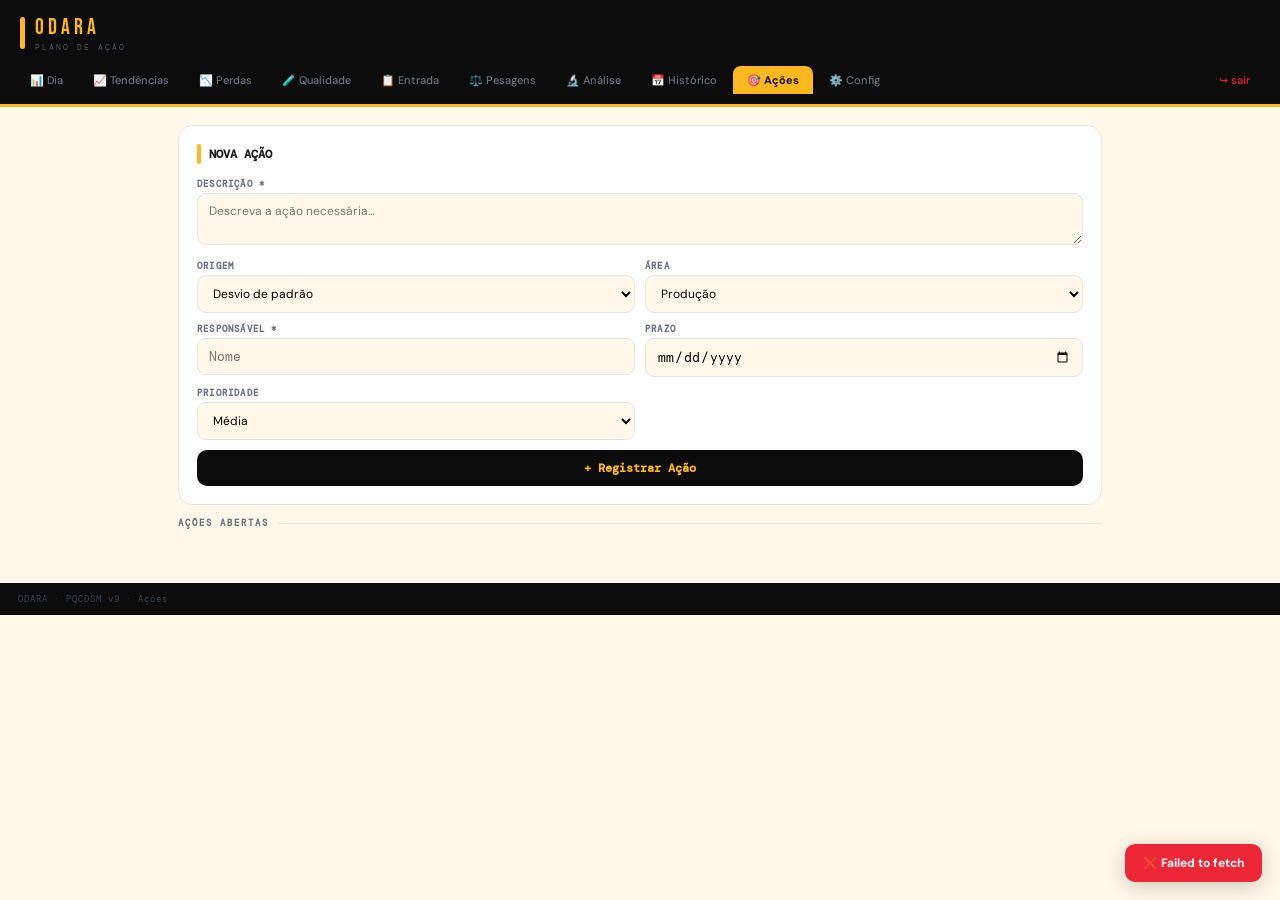
<file: acoes.html>
<!DOCTYPE html><html lang="pt-BR"><head><meta charset="UTF-8"/><meta name="viewport" content="width=device-width, initial-scale=1.0"/><title>Odara · Plano de Ação</title><link href="https://fonts.googleapis.com/css2?family=Bebas+Neue&family=DM+Mono:wght@400;500;700&family=DM+Sans:wght@400;500;600;700;800&display=swap" rel="stylesheet"/><link rel="stylesheet" href="shared.css"/></head><body>
<div class="hdr"><div class="logo"><div class="logo-bar"></div><div><span class="logo-title">ODARA</span><span class="logo-tag">PLANO DE AÇÃO</span></div></div></div>
<div class="nav-bar" id="main-nav"></div>
<div class="content">
  <div class="form-section"><div class="fsec-hdr"><div class="fsec-bar" style="background:var(--yellow)"></div><span class="fsec-title">NOVA AÇÃO</span></div>
    <div class="fg">
      <div class="fgfull"><label class="fl">Descrição *</label><textarea id="a-desc" class="fi" placeholder="Descreva a ação necessária…"></textarea></div>
      <div><label class="fl">Origem</label><select id="a-orig" class="fi"><option>Desvio de padrão</option><option>NC Qualidade</option><option>Evento Segurança</option><option>Perda de processo</option><option>Auditoria</option><option>Reunião gestão</option><option>Outro</option></select></div>
      <div><label class="fl">Área</label><select id="a-area" class="fi"><option>Produção</option><option>Qualidade</option><option>Manutenção</option><option>PCP</option><option>Almoxarifado</option></select></div>
      <div><label class="fl">Responsável *</label><input id="a-resp" class="fi" type="text" placeholder="Nome"/></div>
      <div><label class="fl">Prazo</label><input id="a-prazo" class="fi" type="date"/></div>
      <div><label class="fl">Prioridade</label><select id="a-prio" class="fi"><option value="alta">Alta</option><option value="media" selected>Média</option><option value="baixa">Baixa</option></select></div>
    </div>
    <button class="add-evt-btn" style="width:100%;padding:10px;text-align:center;border-radius:10px;font-size:12px;margin-top:10px" onclick="addAcao()">+ Registrar Ação</button>
  </div>
  <div class="section-lbl">Ações Abertas</div>
  <div id="acoes-list"></div>
</div>
<div class="footer"><span>ODARA · PQCDSM v9 · Ações</span><span></span></div>
<div class="toast" id="toast"></div>
<script src="shared.js"></script>
<script>
let acoes=[];
async function loadAcoes(){try{acoes=await sbQuery('acoes','select=*&order=prazo.asc');renderAcoes();}catch(e){showToast('❌ '+e.message,'err');}}
function renderAcoes(){
  const list=document.getElementById('acoes-list');
  if(!acoes.length){list.innerHTML='<div class="empty">Nenhuma ação registrada</div>';return;}
  list.innerHTML=acoes.map(a=>{
    const isLate=a.status==='aberta'&&a.prazo&&new Date(a.prazo+'T23:59')<new Date();
    const st=isLate?'atrasada':a.status;
    return '<div class="action-card"><div style="display:flex;justify-content:space-between;align-items:flex-start"><div><div style="font-weight:700;font-size:13px">'+a.descricao+'</div><div style="font-size:10px;color:var(--muted);font-family:\'DM Mono\';margin-top:4px">'+a.area+' · '+a.responsavel+(a.prazo?' · Prazo: '+new Date(a.prazo+'T12:00').toLocaleDateString('pt-BR'):'')+'</div><div style="font-size:9px;color:var(--muted);margin-top:2px">Origem: '+a.origem+'</div></div><div style="display:flex;gap:4px;align-items:center"><span class="action-status '+st+'">'+st.toUpperCase()+'</span></div></div><div class="hist-actions" style="margin-top:8px"><select class="fi" style="width:auto;font-size:10px;padding:4px 8px" onchange="updateStatus('+a.id+',this.value)"><option value="aberta"'+(a.status==='aberta'?' selected':'')+'>Aberta</option><option value="andamento"'+(a.status==='andamento'?' selected':'')+'>Em andamento</option><option value="concluida"'+(a.status==='concluida'?' selected':'')+'>Concluída</option></select></div></div>';
  }).join('');
}
async function addAcao(){
  const desc=document.getElementById('a-desc').value.trim(),resp=document.getElementById('a-resp').value.trim();
  if(!desc||!resp){showToast('⚠️ Preencha descrição e responsável','err');return;}
  try{await sbInsert('acoes',{descricao:desc,responsavel:resp,prazo:document.getElementById('a-prazo').value||null,origem:document.getElementById('a-orig').value,area:document.getElementById('a-area').value,prioridade:document.getElementById('a-prio').value});document.getElementById('a-desc').value='';document.getElementById('a-resp').value='';showToast('✅ Ação registrada','ok');loadAcoes();}catch(e){showToast('❌ '+e.message,'err');}
}
async function updateStatus(id,status){try{await sbUpdate('acoes',id,{status,data_conclusao:status==='concluida'?today():null});showToast('✅ Status atualizado','ok');loadAcoes();}catch(e){showToast('❌ '+e.message,'err');}}
renderNav('acoes');loadAcoes();
</script></body></html>
</file>
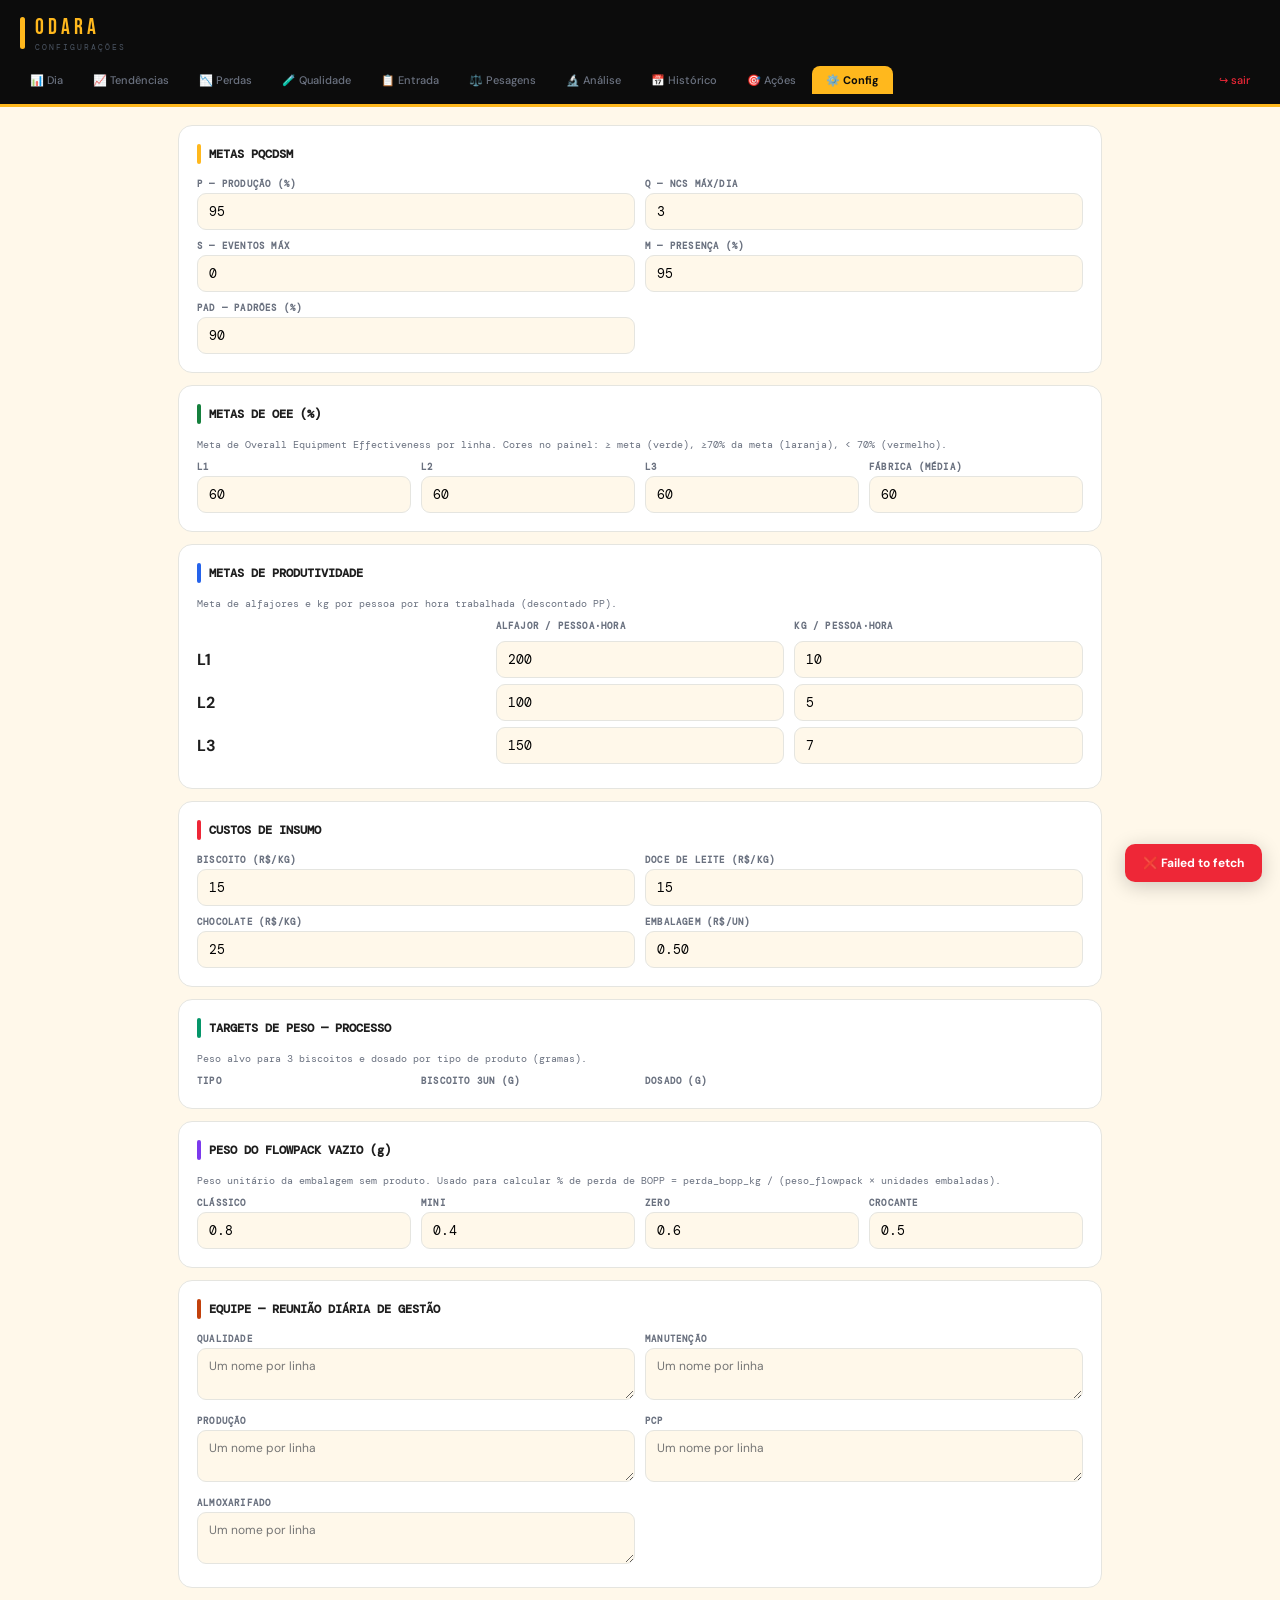
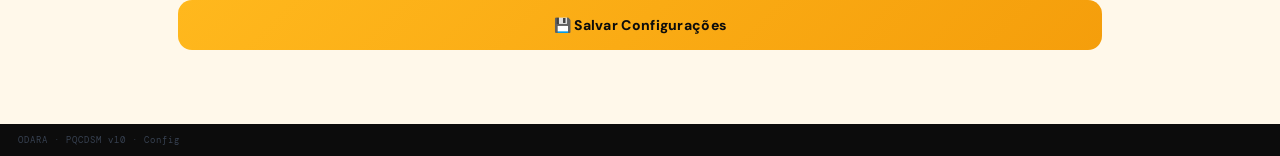
<file: config.html>
<!DOCTYPE html>
<html lang="pt-BR">
<head>
<meta charset="UTF-8"/>
<meta name="viewport" content="width=device-width, initial-scale=1.0"/>
<title>Odara · Configurações</title>
<link href="https://fonts.googleapis.com/css2?family=Bebas+Neue&family=DM+Mono:wght@400;500;700&family=DM+Sans:wght@400;500;600;700;800&display=swap" rel="stylesheet"/>
<link rel="stylesheet" href="shared.css"/>
</head>
<body>
<div class="hdr"><div class="logo"><div class="logo-bar"></div><div><span class="logo-title">ODARA</span><span class="logo-tag">CONFIGURAÇÕES</span></div></div></div>
<div class="nav-bar" id="main-nav"></div>
<div class="content">

  <!-- 1. METAS PQCDSM -->
  <div class="form-section">
    <div class="fsec-hdr"><div class="fsec-bar" style="background:var(--yellow)"></div><span class="fsec-title">METAS PQCDSM</span></div>
    <div class="fg">
      <div><label class="fl">P — Produção (%)</label><input id="m-p" class="fi" type="number" value="95"/></div>
      <div><label class="fl">Q — NCs máx/dia</label><input id="m-q" class="fi" type="number" value="3"/></div>
      <div><label class="fl">S — Eventos máx</label><input id="m-s" class="fi" type="number" value="0"/></div>
      <div><label class="fl">M — Presença (%)</label><input id="m-m" class="fi" type="number" value="95"/></div>
      <div><label class="fl">PAD — Padrões (%)</label><input id="m-pad" class="fi" type="number" value="90"/></div>
    </div>
  </div>

  <!-- 2. METAS DE OEE POR LINHA -->
  <div class="form-section">
    <div class="fsec-hdr"><div class="fsec-bar" style="background:var(--green)"></div><span class="fsec-title">METAS DE OEE (%)</span></div>
    <p style="font-size:10px;color:var(--muted);margin-bottom:10px;font-family:'DM Mono'">Meta de Overall Equipment Effectiveness por linha. Cores no painel: ≥ meta (verde), ≥70% da meta (laranja), &lt; 70% (vermelho).</p>
    <div class="fg4">
      <div><label class="fl">L1</label><input id="oee-l1" class="fi" type="number" min="0" max="100" value="60"/></div>
      <div><label class="fl">L2</label><input id="oee-l2" class="fi" type="number" min="0" max="100" value="60"/></div>
      <div><label class="fl">L3</label><input id="oee-l3" class="fi" type="number" min="0" max="100" value="60"/></div>
      <div><label class="fl">Fábrica (média)</label><input id="oee-fab" class="fi" type="number" min="0" max="100" value="60"/></div>
    </div>
  </div>

  <!-- 3. METAS DE PRODUTIVIDADE -->
  <div class="form-section">
    <div class="fsec-hdr"><div class="fsec-bar" style="background:var(--blue)"></div><span class="fsec-title">METAS DE PRODUTIVIDADE</span></div>
    <p style="font-size:10px;color:var(--muted);margin-bottom:10px;font-family:'DM Mono'">Meta de alfajores e kg por pessoa por hora trabalhada (descontado PP).</p>
    <div class="fg3" style="margin-bottom:6px">
      <div></div>
      <div><label class="fl">Alfajor / pessoa·hora</label></div>
      <div><label class="fl">Kg / pessoa·hora</label></div>
    </div>
    <div class="fg3" style="margin-bottom:6px"><div style="font-weight:700;padding-top:8px">L1</div><div><input id="prod-l1-alf" class="fi" type="number" step="1" value="200"/></div><div><input id="prod-l1-kg" class="fi" type="number" step="0.1" value="10"/></div></div>
    <div class="fg3" style="margin-bottom:6px"><div style="font-weight:700;padding-top:8px">L2</div><div><input id="prod-l2-alf" class="fi" type="number" step="1" value="100"/></div><div><input id="prod-l2-kg" class="fi" type="number" step="0.1" value="5"/></div></div>
    <div class="fg3" style="margin-bottom:6px"><div style="font-weight:700;padding-top:8px">L3</div><div><input id="prod-l3-alf" class="fi" type="number" step="1" value="150"/></div><div><input id="prod-l3-kg" class="fi" type="number" step="0.1" value="7"/></div></div>
  </div>

  <!-- 4. CUSTOS -->
  <div class="form-section">
    <div class="fsec-hdr"><div class="fsec-bar" style="background:var(--red)"></div><span class="fsec-title">CUSTOS DE INSUMO</span></div>
    <div class="fg">
      <div><label class="fl">Biscoito (R$/kg)</label><input id="c-bisc" class="fi" type="number" step="0.01" value="15"/></div>
      <div><label class="fl">Doce de leite (R$/kg)</label><input id="c-dl" class="fi" type="number" step="0.01" value="15"/></div>
      <div><label class="fl">Chocolate (R$/kg)</label><input id="c-cho" class="fi" type="number" step="0.01" value="25"/></div>
      <div><label class="fl">Embalagem (R$/un)</label><input id="c-emb" class="fi" type="number" step="0.01" value="0.50"/></div>
    </div>
  </div>

  <!-- 5. TARGETS DE PESO PROCESSO -->
  <div class="form-section">
    <div class="fsec-hdr"><div class="fsec-bar" style="background:var(--teal)"></div><span class="fsec-title">TARGETS DE PESO — PROCESSO</span></div>
    <p style="font-size:10px;color:var(--muted);margin-bottom:10px;font-family:'DM Mono'">Peso alvo para 3 biscoitos e dosado por tipo de produto (gramas).</p>
    <div class="fg4"><div><label class="fl">Tipo</label></div><div><label class="fl">Biscoito 3un (g)</label></div><div><label class="fl">Dosado (g)</label></div><div></div></div>
    <div id="targets-list"></div>
  </div>

  <!-- 6. PESO FLOWPACK VAZIO -->
  <div class="form-section">
    <div class="fsec-hdr"><div class="fsec-bar" style="background:var(--purple)"></div><span class="fsec-title">PESO DO FLOWPACK VAZIO (g)</span></div>
    <p style="font-size:10px;color:var(--muted);margin-bottom:10px;font-family:'DM Mono'">Peso unitário da embalagem sem produto. Usado para calcular % de perda de BOPP = perda_bopp_kg / (peso_flowpack × unidades embaladas).</p>
    <div class="fg4">
      <div><label class="fl">Clássico</label><input id="fp-classico" class="fi" type="number" step="0.01" value="0.8"/></div>
      <div><label class="fl">Mini</label><input id="fp-mini" class="fi" type="number" step="0.01" value="0.4"/></div>
      <div><label class="fl">Zero</label><input id="fp-zero" class="fi" type="number" step="0.01" value="0.6"/></div>
      <div><label class="fl">Crocante</label><input id="fp-crocante" class="fi" type="number" step="0.01" value="0.5"/></div>
    </div>
  </div>

  <!-- 7. EQUIPE -->
  <div class="form-section">
    <div class="fsec-hdr"><div class="fsec-bar" style="background:var(--orange)"></div><span class="fsec-title">EQUIPE — REUNIÃO DIÁRIA DE GESTÃO</span></div>
    <div class="fg">
      <div><label class="fl">Qualidade</label><textarea id="eq-qual" class="fi" placeholder="Um nome por linha"></textarea></div>
      <div><label class="fl">Manutenção</label><textarea id="eq-man" class="fi" placeholder="Um nome por linha"></textarea></div>
      <div><label class="fl">Produção</label><textarea id="eq-prod" class="fi" placeholder="Um nome por linha"></textarea></div>
      <div><label class="fl">PCP</label><textarea id="eq-pcp" class="fi" placeholder="Um nome por linha"></textarea></div>
      <div><label class="fl">Almoxarifado</label><textarea id="eq-alm" class="fi" placeholder="Um nome por linha"></textarea></div>
    </div>
  </div>

  <button class="save-btn" onclick="saveConfig()">💾 Salvar Configurações</button>
</div>

<div class="footer"><span>ODARA · PQCDSM v10 · Config</span><span></span></div>
<div class="toast" id="toast"></div>

<script src="shared.js"></script>
<script>
const TIPOS=['classico','mini','zero','crocante'];
let configRows=[];

async function loadConfig(){
  try{
    configRows=await sbQuery('config','select=*');

    // Metas PQCDSM
    const metas=configRows.find(r=>r.chave==='metas');
    if(metas&&metas.valor){
      document.getElementById('m-p').value=metas.valor.P||95;
      document.getElementById('m-q').value=metas.valor.Q||3;
      document.getElementById('m-s').value=metas.valor.S||0;
      document.getElementById('m-m').value=metas.valor.M||95;
      document.getElementById('m-pad').value=metas.valor.PAD||90;
    }

    // OEE targets
    const oeeT=configRows.find(r=>r.chave==='targets_oee');
    if(oeeT&&oeeT.valor){
      document.getElementById('oee-l1').value=oeeT.valor.L1||60;
      document.getElementById('oee-l2').value=oeeT.valor.L2||60;
      document.getElementById('oee-l3').value=oeeT.valor.L3||60;
      document.getElementById('oee-fab').value=oeeT.valor.fabrica||60;
    }

    // Productivity targets
    const prodT=configRows.find(r=>r.chave==='targets_prod');
    if(prodT&&prodT.valor){
      ['L1','L2','L3'].forEach(ln=>{
        const v=prodT.valor[ln]||{};
        const elA=document.getElementById('prod-'+ln.toLowerCase()+'-alf');
        const elK=document.getElementById('prod-'+ln.toLowerCase()+'-kg');
        if(elA&&v.alfPH)elA.value=v.alfPH;
        if(elK&&v.kgPH)elK.value=v.kgPH;
      });
    }

    // Custos
    const custos=configRows.find(r=>r.chave==='custos');
    if(custos&&custos.valor){
      document.getElementById('c-bisc').value=custos.valor.biscoito_kg||15;
      document.getElementById('c-dl').value=custos.valor.dl_kg||15;
      document.getElementById('c-cho').value=custos.valor.chocolate_kg||25;
      document.getElementById('c-emb').value=custos.valor.embalagem_un||0.5;
    }

    // Peso targets processo
    const targets=configRows.find(r=>r.chave==='targets_peso');
    renderTargets(targets?targets.valor:{});

    // Flowpack weight
    const fp=configRows.find(r=>r.chave==='flowpack_peso');
    if(fp&&fp.valor){
      TIPOS.forEach(tp=>{const el=document.getElementById('fp-'+tp);if(el&&fp.valor[tp]!=null)el.value=fp.valor[tp];});
    }

    // Pessoas
    const pessoas=configRows.find(r=>r.chave==='pessoas');
    if(pessoas&&pessoas.valor){
      const map={qualidade:'qual',manutencao:'man',producao:'prod',pcp:'pcp',almoxarifado:'alm'};
      Object.entries(map).forEach(([k,sfx])=>{const el=document.getElementById('eq-'+sfx);if(el&&pessoas.valor[k])el.value=(pessoas.valor[k]||[]).join('\n');});
    }
  }catch(e){showToast('❌ '+e.message,'err');}
}

function renderTargets(t){
  document.getElementById('targets-list').innerHTML=TIPOS.map(tp=>{
    const d=t[tp]||{};
    return '<div class="fg4" style="margin-bottom:6px"><div style="font-size:12px;font-weight:700;padding-top:8px">'+tp+'</div><div><input class="fi" type="number" step="0.1" id="tw-b-'+tp+'" value="'+(d.biscoito_3un||0)+'"/></div><div><input class="fi" type="number" step="0.1" id="tw-d-'+tp+'" value="'+(d.dosado||0)+'"/></div><div></div></div>';
  }).join('');
}

async function saveConfig(){
  const metas={P:+document.getElementById('m-p').value,Q:+document.getElementById('m-q').value,S:+document.getElementById('m-s').value,M:+document.getElementById('m-m').value,PAD:+document.getElementById('m-pad').value};
  const targets_oee={L1:+document.getElementById('oee-l1').value,L2:+document.getElementById('oee-l2').value,L3:+document.getElementById('oee-l3').value,fabrica:+document.getElementById('oee-fab').value};
  const targets_prod={L1:{alfPH:+document.getElementById('prod-l1-alf').value,kgPH:+document.getElementById('prod-l1-kg').value},L2:{alfPH:+document.getElementById('prod-l2-alf').value,kgPH:+document.getElementById('prod-l2-kg').value},L3:{alfPH:+document.getElementById('prod-l3-alf').value,kgPH:+document.getElementById('prod-l3-kg').value}};
  const custos={biscoito_kg:+document.getElementById('c-bisc').value,dl_kg:+document.getElementById('c-dl').value,chocolate_kg:+document.getElementById('c-cho').value,embalagem_un:+document.getElementById('c-emb').value};
  const targets_peso={};TIPOS.forEach(tp=>{targets_peso[tp]={biscoito_3un:+document.getElementById('tw-b-'+tp).value,dosado:+document.getElementById('tw-d-'+tp).value};});
  const flowpack_peso={};TIPOS.forEach(tp=>{flowpack_peso[tp]=+document.getElementById('fp-'+tp).value;});
  const pessoas={qualidade:document.getElementById('eq-qual').value.split('\n').filter(Boolean),manutencao:document.getElementById('eq-man').value.split('\n').filter(Boolean),producao:document.getElementById('eq-prod').value.split('\n').filter(Boolean),pcp:document.getElementById('eq-pcp').value.split('\n').filter(Boolean),almoxarifado:document.getElementById('eq-alm').value.split('\n').filter(Boolean)};

  try{
    const all=[
      ['metas',metas],
      ['targets_oee',targets_oee],
      ['targets_prod',targets_prod],
      ['custos',custos],
      ['targets_peso',targets_peso],
      ['flowpack_peso',flowpack_peso],
      ['pessoas',pessoas]
    ];
    for(const[chave,valor]of all){
      const existing=configRows.find(r=>r.chave===chave);
      if(existing)await sbUpdate('config',existing.id,{valor,updated_at:new Date().toISOString()});
      else await sbInsert('config',{chave,valor});
    }
    showToast('✅ Configurações salvas','ok');
    setTimeout(()=>loadConfig(),500);
  }catch(e){showToast('❌ '+e.message,'err');}
}

renderNav('config');
loadConfig();
</script>
</body>
</html>
</file>
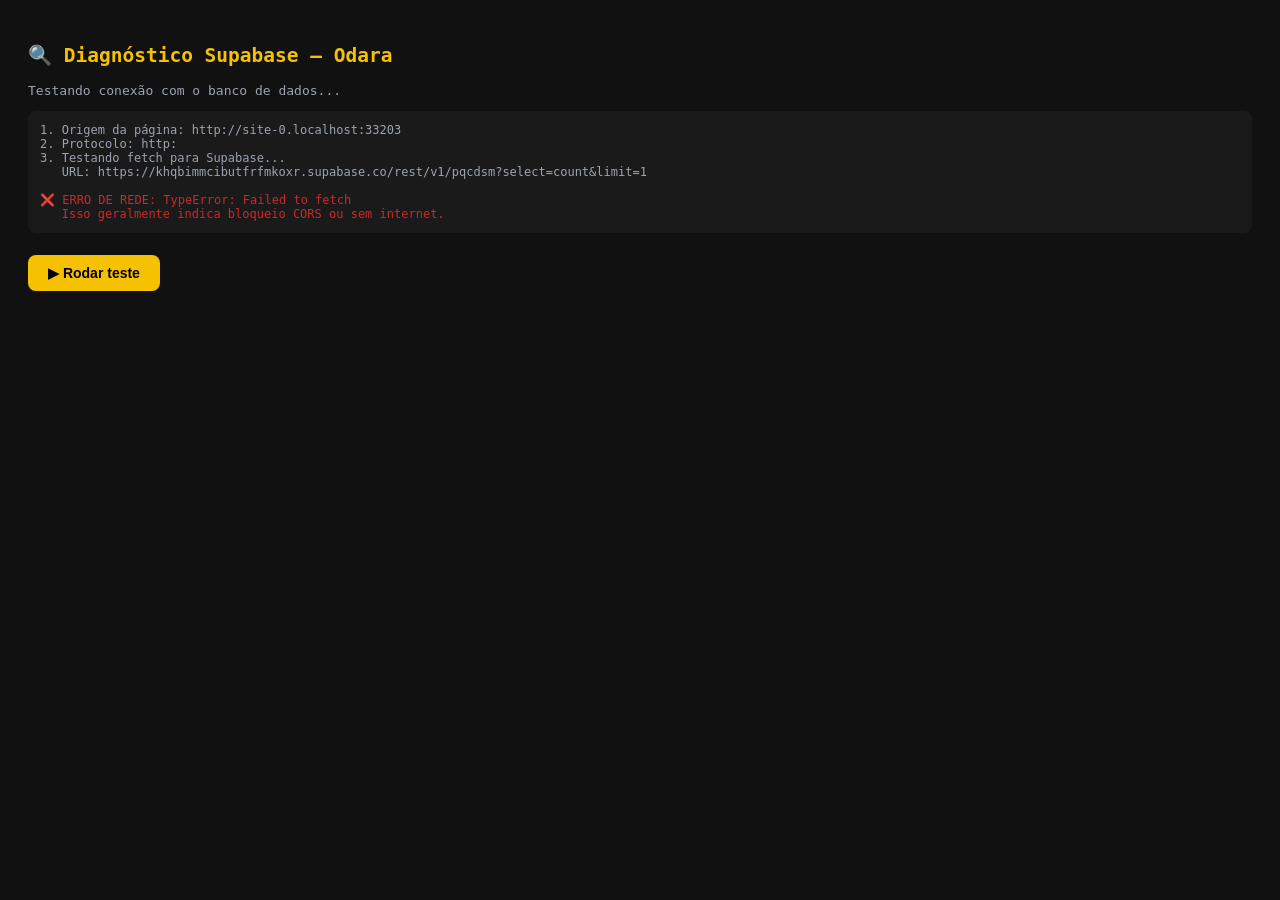
<file: diagnostico.html>
<!DOCTYPE html>
<html lang="pt-BR">
<head><meta charset="UTF-8"/><title>Diagnóstico Supabase</title>
<style>body{font-family:monospace;padding:20px;background:#111;color:#F5C100}
.ok{color:#15803D}.err{color:#CC2929}.info{color:#9CA3AF}
pre{background:#1a1a1a;padding:12px;border-radius:8px;white-space:pre-wrap;word-break:break-all;font-size:12px}
button{background:#F5C100;border:none;border-radius:8px;padding:10px 20px;font-weight:700;cursor:pointer;margin-top:10px;font-size:14px}
</style></head>
<body>
<h2>🔍 Diagnóstico Supabase — Odara</h2>
<p class="info">Testando conexão com o banco de dados...</p>
<pre id="log">Aguardando...</pre>
<button onclick="runTest()">▶ Rodar teste</button>

<script>
const SB_URL = 'https://khqbimmcibutfrfmkoxr.supabase.co';
const SB_KEY = 'eyJhbGciOiJIUzI1NiIsInR5cCI6IkpXVCJ9.eyJpc3MiOiJzdXBhYmFzZSIsInJlZiI6ImtocWJpbW1jaWJ1dGZyZm1rb3hyIiwicm9sZSI6ImFub24iLCJpYXQiOjE3NzQzNTY1NjUsImV4cCI6MjA4OTkzMjU2NX0.w3vRAPhiU7Zavgkiv-ldjbHc_UJeGH9ck2tq_YN6MBo';

function log(msg, type='info') {
  const el = document.getElementById('log');
  const color = type==='ok'?'#15803D':type==='err'?'#CC2929':'#9CA3AF';
  el.innerHTML += `<span style="color:${color}">${msg}</span>\n`;
}

async function runTest() {
  document.getElementById('log').innerHTML = '';
  log('1. Origem da página: ' + window.location.origin);
  log('2. Protocolo: ' + window.location.protocol);
  log('3. Testando fetch para Supabase...');

  try {
    const url = `${SB_URL}/rest/v1/pqcdsm?select=count&limit=1`;
    log('   URL: ' + url);

    const response = await fetch(url, {
      method: 'GET',
      headers: {
        'apikey': SB_KEY,
        'Authorization': 'Bearer ' + SB_KEY,
        'Content-Type': 'application/json'
      }
    });

    log(`4. Status HTTP: ${response.status} ${response.statusText}`, response.ok ? 'ok' : 'err');

    const headers = {};
    response.headers.forEach((v,k) => headers[k] = v);
    log('5. Headers resposta: ' + JSON.stringify(headers, null, 2));

    const text = await response.text();
    log('6. Corpo da resposta: ' + text, response.ok ? 'ok' : 'err');

    if (response.ok) {
      log('\n✅ CONEXÃO OK! O Supabase está respondendo.', 'ok');
    } else {
      log('\n❌ ERRO na resposta. Veja status e corpo acima.', 'err');
    }
  } catch(e) {
    log(`\n❌ ERRO DE REDE: ${e.name}: ${e.message}`, 'err');
    log('   Isso geralmente indica bloqueio CORS ou sem internet.', 'err');
  }
}

// Roda automaticamente
runTest();
</script>
</body>
</html>
</file>
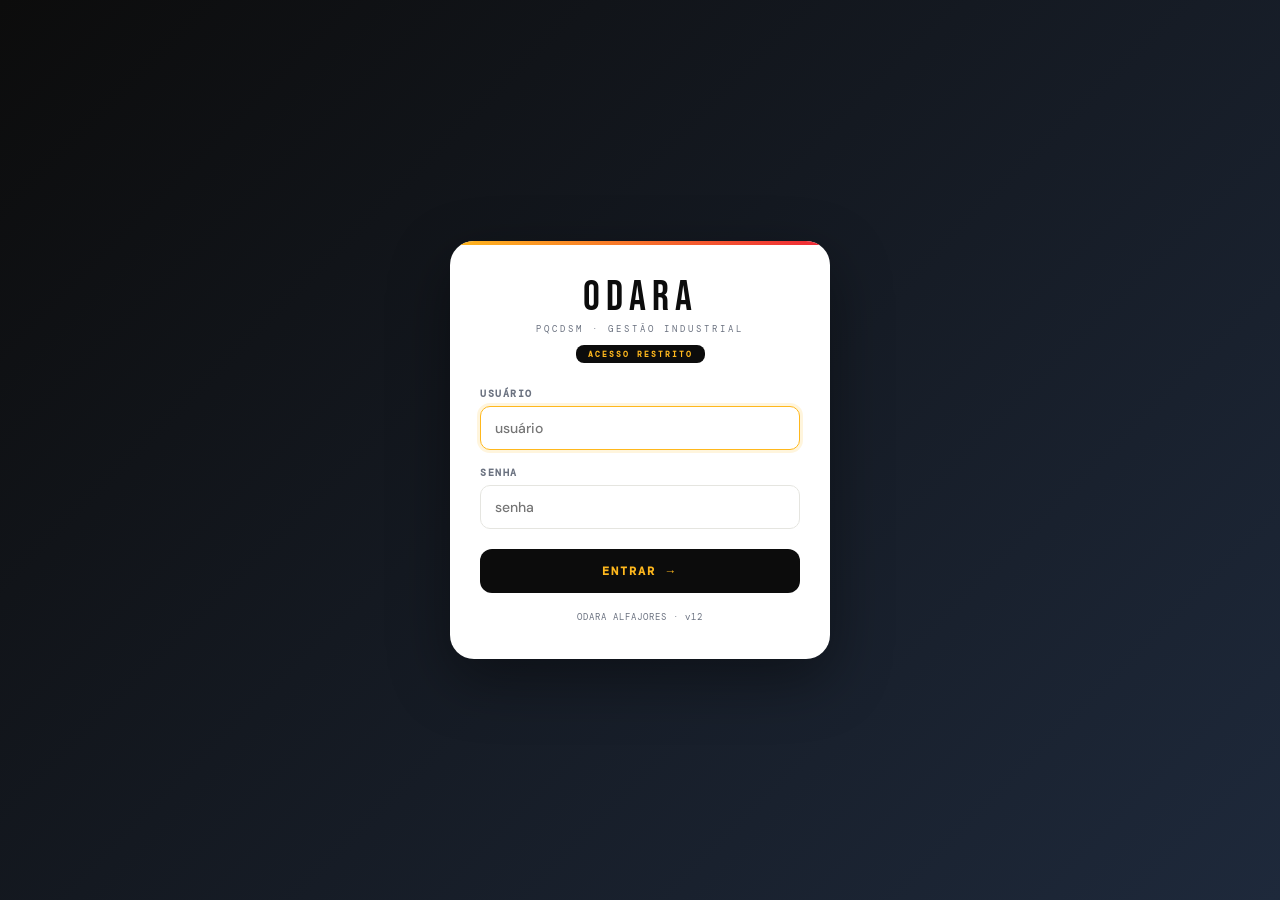
<file: entrada.html>
<!DOCTYPE html>
<html lang="pt-BR">
<head>
<meta charset="UTF-8"/>
<meta name="viewport" content="width=device-width, initial-scale=1.0"/>
<title>Odara · Entrada</title>
<link href="https://fonts.googleapis.com/css2?family=Bebas+Neue&family=DM+Mono:wght@400;500;700&family=DM+Sans:wght@400;500;600;700;800&display=swap" rel="stylesheet"/>
<link rel="stylesheet" href="shared.css"/>
<style>
.pad-item{display:flex;align-items:flex-start;gap:8px;padding:10px;border:1px solid var(--border);border-radius:10px;margin-bottom:8px;flex-wrap:wrap;background:var(--white)}
.pad-txt{flex:1;font-size:11px;min-width:180px;line-height:1.4}
.pad-status{display:flex;gap:3px}
.pad-btn{width:30px;height:30px;border:1.5px solid var(--border);border-radius:6px;background:var(--white);cursor:pointer;font-size:13px;font-weight:700;color:var(--muted);transition:.15s}
.pad-btn.c{background:#DCFCE7;border-color:#86EFAC;color:var(--green)}.pad-btn.dl{background:#FEF9C3;border-color:#FCD34D;color:#92400E}.pad-btn.dg{background:#FEE2E2;border-color:#FCA5A5;color:var(--red)}.pad-btn.na{background:var(--lg);border-color:var(--border);color:var(--muted)}
.pad-comment{flex:1 0 100%;margin-top:6px}
.nc-cats{display:flex;flex-wrap:wrap;gap:4px;margin-bottom:10px}
.nc-cat-btn{padding:5px 10px;border:1px solid var(--border);border-radius:8px;font-size:10px;font-family:'DM Mono';cursor:pointer;background:var(--white);transition:.15s}
.nc-cat-btn.active{background:var(--yellow);border-color:var(--yellow);color:var(--black);font-weight:700}
.bird-card{display:flex;align-items:center;gap:10px;padding:10px;border-radius:10px;cursor:pointer;transition:.15s;border:1.5px solid var(--border);margin-bottom:6px}
.bird-card:hover{background:var(--lg)}.bird-card.active{border-color:var(--yellow);background:#FFFBEB}
.bird-dot{width:12px;height:12px;border-radius:50%;flex-shrink:0}
.launch-card{background:var(--lg);border:1px solid var(--border);border-radius:12px;padding:12px;margin-bottom:8px}
.launch-hdr{display:flex;justify-content:space-between;align-items:center;margin-bottom:8px;gap:8px}
.launch-type{font-size:9px;font-family:'DM Mono';padding:3px 10px;border-radius:12px;font-weight:700;text-transform:uppercase;letter-spacing:1px}
.launch-type.dos{background:#DBEAFE;color:var(--blue)}.launch-type.emb{background:#FEF9C3;color:#92400E}
.launch-type.inter{background:#E0E7FF;color:#4338CA}
.launch-info{font-size:11px;font-family:'DM Mono';font-weight:600}
.launch-del{background:none;border:none;cursor:pointer;color:var(--red);font-size:16px;padding:4px 8px}
.parada-item{background:var(--lg);border:1px solid var(--border);border-radius:10px;padding:10px;margin-bottom:6px;display:grid;grid-template-columns:1fr 2fr 30px;gap:8px;align-items:center}
.tipo-tab{display:inline-flex;gap:4px;background:var(--lg);border-radius:8px;padding:3px;width:100%}
.tipo-btn{flex:1;padding:9px;border:none;border-radius:6px;font-size:11px;font-family:'DM Mono';font-weight:600;cursor:pointer;background:transparent;color:var(--muted);transition:.2s}
.tipo-btn.active{background:var(--white);color:var(--ink);box-shadow:0 1px 3px rgba(0,0,0,.1)}
.step-hdr{display:flex;align-items:center;gap:8px;margin-bottom:10px}
.step-num{width:24px;height:24px;border-radius:50%;background:var(--yellow);color:var(--black);font-weight:800;display:flex;align-items:center;justify-content:center;font-size:12px;font-family:'DM Mono';flex-shrink:0}
.add-launch-btn{background:var(--white);border:2px dashed var(--border);border-radius:10px;padding:12px;width:100%;cursor:pointer;font-size:11px;font-family:'DM Mono';font-weight:600;color:var(--muted);transition:.15s}
.add-launch-btn:hover{border-color:var(--yellow);color:var(--ink);background:var(--cream)}
.add-launch-btn.dos:hover{border-color:var(--blue);color:var(--blue)}
.add-launch-btn.emb:hover{border-color:#92400E;color:#92400E}
.omie-card{background:linear-gradient(135deg,#FEF3C7 0%,#FDE68A 100%);border:1.5px solid #F59E0B;border-radius:12px;padding:14px;margin-bottom:14px}
.omie-hint{font-size:9px;font-family:'DM Mono';color:#92400E;font-style:italic;margin-top:4px}

/* Perdas com toggle compartilhada/específica */
.perda-card{background:var(--white);border:1px solid var(--border);border-radius:12px;padding:12px;margin-bottom:10px}
.perda-row{display:grid;grid-template-columns:1fr 130px;gap:10px;align-items:end}
.perda-atrib{display:flex;gap:4px;margin-top:8px}
.atrib-btn{flex:1;padding:6px 10px;border:1px solid var(--border);border-radius:6px;background:var(--white);font-size:10px;font-family:'DM Mono';font-weight:600;cursor:pointer;color:var(--muted);transition:.15s}
.atrib-btn.active.compart{background:#DBEAFE;border-color:#2563EB;color:#1E40AF}
.atrib-btn.active.espec{background:#FEE2E2;border-color:#DC2626;color:#991B1B}
.perda-sku-wrap{margin-top:8px}
.perda-hint{font-size:9px;font-family:'DM Mono';color:var(--muted);font-style:italic;margin-top:4px}
.perda-tot-info{display:flex;justify-content:space-between;font-size:10px;font-family:'DM Mono';color:var(--muted);margin-top:8px;padding-top:8px;border-top:1px dashed var(--border)}
.bopp-teo-card{background:#ECFDF5;border:1px solid #86EFAC;border-radius:10px;padding:10px;margin-top:8px}
.bopp-teo-hdr{display:flex;justify-content:space-between;align-items:center;font-size:10px;font-family:'DM Mono';color:var(--green);font-weight:700;text-transform:uppercase;letter-spacing:1px}
.bopp-teo-val{font-family:'Bebas Neue';font-size:18px;color:var(--green)}
</style>
</head>
<body>
<div class="hdr"><div class="logo"><div class="logo-bar"></div><div><span class="logo-title">ODARA</span><span class="logo-tag">ENTRADA DE DADOS</span></div></div></div>
<div class="nav-bar" id="main-nav"></div>

<div class="content">
  <div id="form-saved" style="display:none;background:#DCFCE7;border:1px solid #86EFAC;border-radius:10px;padding:12px;margin-bottom:12px;font-size:12px;color:var(--green);font-weight:700;text-align:center">✅ Registro salvo!</div>
  <div id="form-err" style="display:none;background:#FEE2E2;border:1px solid #FCA5A5;border-radius:10px;padding:12px;margin-bottom:12px;font-size:12px;color:var(--red);font-weight:700"></div>

  <div class="form-section">
    <div class="step-hdr"><div class="step-num">1</div><span class="fsec-title">LINHA, TURNO E SUPERVISOR</span></div>
    <div class="fg">
      <div><label class="fl">Data</label><input id="f-data" class="fi" type="date"/></div>
      <div><label class="fl">Linha</label>
        <div class="tipo-tab" style="margin-top:3px">
          <button class="tipo-btn" id="btn-l-L1" onclick="setLinha('L1')">Linha 1</button>
          <button class="tipo-btn" id="btn-l-L2" onclick="setLinha('L2')">Linha 2</button>
          <button class="tipo-btn" id="btn-l-L3" onclick="setLinha('L3')">Linha 3</button>
        </div>
      </div>
      <div><label class="fl">Turno</label>
        <div class="tipo-tab" style="margin-top:3px">
          <button class="tipo-btn active" id="btn-t-T1" onclick="setTurno('T1')">T1 · 07:00</button>
          <button class="tipo-btn" id="btn-t-T2" onclick="setTurno('T2')">T2 · 16:00</button>
          <button class="tipo-btn" id="btn-t-T3" onclick="setTurno('T3')">T3 · noite</button>
        </div>
      </div>
      <div><label class="fl">Supervisor</label><input id="f-sup" class="fi" type="text" placeholder="Nome"/></div>
    </div>
  </div>

  <div class="form-section">
    <div class="step-hdr"><div class="step-num">2</div><span class="fsec-title">LANÇAMENTOS DO TURNO</span></div>
    <p style="font-size:10px;color:var(--muted);margin-bottom:10px;font-family:'DM Mono'">Dosagem: produtos intermediários (PR01001/02/037) ou crocantes/peanut (que dosam e cobrem no mesmo dia). Embalagem: SKU final.</p>
    <div id="launch-list"></div>
    <div class="fg" style="margin-top:10px">
      <button class="add-launch-btn dos" onclick="openLaunchModal('dos')">➕ Adicionar Dosagem</button>
      <button class="add-launch-btn emb" onclick="openLaunchModal('emb')">➕ Adicionar Embalagem</button>
    </div>
  </div>

  <div class="form-section">
    <div class="step-hdr"><div class="step-num">3</div><span class="fsec-title">PARADAS DE MANUTENÇÃO</span></div>
    <div id="paradas-list"></div>
    <button class="add-launch-btn" onclick="addParada()">➕ Adicionar Parada</button>
  </div>

  <div class="form-section">
    <div class="step-hdr"><div class="step-num">4</div><span class="fsec-title">PERDAS DO TURNO</span></div>
    <p style="font-size:10px;color:var(--muted);margin-bottom:10px;font-family:'DM Mono'">Lance cada tipo de perda em kg (2 casas decimais). Para cada uma, escolha se é <strong>compartilhada do dia</strong> (rateada entre linhas que produziram o mesmo grupo) ou <strong>específica do SKU</strong> (quando houve troca de cobertura/recheio + inventário separado).</p>
    <div id="perdas-list"></div>

    <div id="bopp-teorico-info" class="bopp-teo-card" style="display:none">
      <div class="bopp-teo-hdr">
        <span>📦 BOPP teórico calculado (auto)</span>
        <span class="bopp-teo-val" id="bopp-teo-val">0,00 kg</span>
      </div>
      <div style="font-size:9px;font-family:'DM Mono';color:var(--green);margin-top:4px">Unidades embaladas × gramatura BOPP por categoria. Diferença vs. real = OMIE de embalagem.</div>
    </div>

    <div style="margin-top:14px">
      <label class="fl">Comentário sobre perdas</label>
      <textarea id="f-com-perdas" class="fi" placeholder="Causa-raiz, observações..."></textarea>
    </div>
  </div>

  <div class="form-section">
    <div class="step-hdr"><div class="step-num">5</div><span class="fsec-title">DIFERENÇAS DO OMIE — INVENTÁRIO</span></div>
    <p style="font-size:10px;color:var(--muted);margin-bottom:10px;font-family:'DM Mono'">Diferença entre estoque físico e sistema (Omie). Positivo = sobrou no físico (ganho); negativo = faltou (perda).</p>

    <div class="omie-card">
      <label class="fl">Biscoito (kg)</label>
      <input id="f-omie-bisc" class="fi" type="text" placeholder="0,00 (use - para falta)"/>
      <div class="omie-hint">⚠️ Diferença = Físico − Sistema</div>
    </div>

    <div class="omie-card">
      <label class="fl">Recheios — Doce de Leite + Pastas (kg)</label>
      <input id="f-omie-recheios" class="fi" type="text" placeholder="0,00 (use - para falta)"/>
      <div class="omie-hint">Soma DL + pastas (avelã, paçoca, etc.)</div>
    </div>

    <div class="omie-card">
      <label class="fl">Coberturas — Compounds + Chocolates (kg)</label>
      <input id="f-omie-coberturas" class="fi" type="text" placeholder="0,00 (use - para falta)"/>
      <div class="omie-hint">Soma chocolates ao leite, branco, dark, compounds</div>
    </div>

    <div class="omie-card">
      <label class="fl">Embalagem BOPP (kg)</label>
      <input id="f-omie-bopp" class="fi" type="text" placeholder="0,00 (use - para falta)"/>
      <div class="omie-hint">Diferença OMIE de BOPP — agora tratada como MP</div>
    </div>

    <div>
      <label class="fl">Comentário sobre diferenças</label>
      <textarea id="f-omie-com" class="fi" placeholder="Possíveis causas, anomalias..."></textarea>
    </div>
  </div>

  <div class="form-section">
    <div class="step-hdr"><div class="step-num">6</div><span class="fsec-title">EQUIPE</span></div>
    <div class="fg">
      <div><label class="fl">Total colaboradores (quadro)</label><input id="f-total" class="fi" type="number" placeholder="0" min="0"/></div>
      <div><label class="fl">Presentes</label><input id="f-pres" class="fi" type="number" placeholder="0" min="0"/></div>
    </div>
  </div>

  <div class="form-section">
    <div class="step-hdr"><div class="step-num">7</div><span class="fsec-title">NÃO CONFORMIDADES (Qualidade)</span></div>
    <div class="nc-cats" id="nc-cats"></div>
    <div id="nc-modes" style="display:none">
      <div class="fg" style="margin-bottom:8px;align-items:end">
        <div><label class="fl">Modo de falha</label><select id="nc-mode" class="fi"></select></div>
        <div><label class="fl">Qty</label><input id="nc-qty" class="fi" type="number" value="1" min="1"/></div>
      </div>
      <button class="add-launch-btn" onclick="addNc()">+ Adicionar NC</button>
    </div>
    <div id="nc-list" class="evt-list" style="margin-top:8px"></div>
    <div style="margin-top:10px"><label class="fl">Comentário Qualidade</label><textarea id="f-com-q" class="fi" placeholder="Observações de qualidade..."></textarea></div>
  </div>

  <div class="form-section">
    <div class="step-hdr"><div class="step-num">8</div><span class="fsec-title">SEGURANÇA (Bird)</span></div>
    <div id="bird-none" class="bird-card active" onclick="setNenhumEvt()"><div class="bird-dot" style="background:var(--green)"></div><span style="font-size:12px;font-weight:700;color:var(--green)">✓ Nenhum evento no turno</span></div>
    <div id="bird-cards"></div>
    <div id="bird-form" style="display:none;margin-top:10px">
      <div class="fg" style="align-items:end">
        <div><label class="fl">Modo</label><select id="bird-mode" class="fi"></select></div>
        <div><label class="fl">Descrição</label><input id="bird-desc" class="fi" type="text" placeholder="Detalhe"/></div>
      </div>
      <button class="add-launch-btn" onclick="addInc()" style="margin-top:8px">+ Registrar Evento</button>
    </div>
    <div id="inc-list" class="evt-list" style="margin-top:8px"></div>
  </div>

  <div class="form-section">
    <div class="step-hdr"><div class="step-num">9</div><span class="fsec-title">CHECKLIST DE PADRÕES</span></div>
    <p style="font-size:10px;color:var(--muted);margin-bottom:10px;font-family:'DM Mono'">C = Conforme · DL = Desvio leve · DG = Desvio grave · NA = Não aplicável</p>
    <div id="pad-list"></div>
  </div>

  <div class="form-section">
    <div class="step-hdr"><div class="step-num">10</div><span class="fsec-title">COMENTÁRIO GERAL</span></div>
    <textarea id="f-com-p" class="fi" placeholder="Observações do turno, pendências..."></textarea>
  </div>

  <button class="save-btn" id="save-btn" onclick="saveEntry()">💾 Salvar Registro</button>
</div>

<div class="modal-overlay" id="launch-modal" onclick="if(event.target===this)closeLaunchModal()">
  <div class="modal" style="max-width:560px">
    <div class="modal-hdr">
      <div><div class="modal-title" id="launch-modal-title">Adicionar Lançamento</div><div class="modal-sub" id="launch-modal-sub"></div></div>
      <button class="modal-close" onclick="closeLaunchModal()">×</button>
    </div>
    <div class="modal-body">
      <div style="margin-bottom:12px">
        <label class="fl" id="lm-sku-label">Produto</label>
        <select id="lm-sku" class="fi" onchange="onLmSkuChange()"></select>
        <div style="background:var(--lg);border-radius:8px;padding:6px 10px;margin-top:4px"><span style="font-size:10px;color:var(--muted);font-family:'DM Mono'" id="lm-sku-info">—</span></div>
      </div>
      <div class="fg">
        <div><label class="fl">Meta (unidades)</label><input id="lm-meta" class="fi" type="number" placeholder="0" min="0"/></div>
        <div><label class="fl">Real (unidades)</label><input id="lm-real" class="fi" type="number" placeholder="0" min="0"/></div>
      </div>
      <div id="lm-emb-extra" style="display:none;margin-top:12px">
        <label class="fl">Esse produto foi dosado em qual dia?</label>
        <input id="lm-data-dos" class="fi" type="date"/>
        <div style="font-size:9px;color:var(--muted);font-family:'DM Mono';margin-top:4px;font-style:italic">Padrão: dia útil anterior. Usado para isolar sobrepeso da cobertura (D) vs. dosagem (D-n).</div>
      </div>
      <button class="save-btn" style="margin-top:16px;margin-bottom:0;padding:12px" onclick="confirmLaunch()">Adicionar ao Turno</button>
    </div>
  </div>
</div>

<div class="footer"><span>ODARA · PQCDSM v13 · Entrada</span><span></span></div>
<div class="toast" id="toast"></div>

<script src="shared.js"></script>
<script>
if(!checkAuth())throw new Error('not auth');

let fLinha=null,fTurno='T1';
let dosagens=[],embalagens=[];
let paradas=[];
let formNcs=[],formIncs=[],formPadroes={},formPadComents={};
let birdCamada=null,ncCat=null;
let currentLaunchType=null;

// ── PERDAS — estado com flag compartilhada/específica ──
const TIPOS_PERDA=[
  {key:'quebra_fornec',label:'Quebra Biscoito do Fornecedor',fonte:'dosagem',cat:'A'},
  {key:'rejeito_dos',  label:'Rejeito Dosado',               fonte:'dosagem',cat:'A'},
  {key:'varr_bisc',    label:'Varredura Biscoito',           fonte:'dosagem',cat:'A'},
  {key:'varr_dos',     label:'Varredura Dosado',             fonte:'dosagem',cat:'B'},
  {key:'varr_cob',     label:'Varredura Coberto',            fonte:'embalagem',cat:'B'},
  {key:'bopp',         label:'Embalagem BOPP',               fonte:'embalagem',cat:'C'}
];
let perdas={};
TIPOS_PERDA.forEach(t=>{perdas[t.key]={kg:'',atrib:'compartilhada',sku:''};});

const NC_CATS={
  'Aparência':['Mancha chocolate','Deformação','Riscos/marcas','Falha cobertura','Excesso chocolate','Bolhas'],
  'Peso':['Abaixo Qn-T','Acima limite','Variação excessiva'],
  'Embalagem':['Solda falha','Rótulo torto','Rótulo errado','Sem data','Embalagem danificada','Código barras ilegível'],
  'Corpo estranho':['Metal','Plástico','Inseto','Cabelo','Outro CE'],
  'Validade':['Produto vencido','Data ilegível','Shelf life curto'],
  'Processo':['Biscoito cru','Biscoito queimado','DL cristalizado','Chocolate destemperado','Massa irregular','Recheio vazando'],
  'Outros':['Outro (descrever)']
};
const BIRD_MODES={
  'Quase-acidente':['Escorregão','Tropeço','Quase queda objeto','Quase prensar','Quase corte','Quase choque elétrico','Quase queimadura','Desvio ergonômico','Falta EPI observada','Outro'],
  'Dano material':['Quebra equipamento','Derramamento','Colisão empilhadeira','Queda produto','Dano estrutural','Vazamento','Outro'],
  'Lesão leve':['Corte superficial','Queimadura leve','Contusão','Irritação pele','Outro'],
  'Acidente grave':['Fratura','Queimadura grave','Amputação','Queda altura','Choque elétrico','Prensar grave','Intoxicação','Outro']
};

function parseKg(v){if(v==null||v==='')return 0;return parseFloat(v.toString().replace(',','.'))||0;}
function setLinha(l){fLinha=l;['L1','L2','L3'].forEach(x=>document.getElementById('btn-l-'+x).classList.toggle('active',x===l));}
function setTurno(t){fTurno=t;['T1','T2','T3'].forEach(x=>document.getElementById('btn-t-'+x).classList.toggle('active',x===t));}

// ═══ LAUNCH MODAL ═══
function openLaunchModal(type){
  currentLaunchType=type;
  document.getElementById('launch-modal-title').textContent=type==='dos'?'➕ Adicionar Dosagem':'➕ Adicionar Embalagem';
  document.getElementById('launch-modal-sub').textContent=type==='dos'?'Intermediário ou crocante/peanut':'Produto coberto/embalado';
  document.getElementById('lm-sku-label').textContent=type==='dos'?'Produto Dosado':'SKU Final Embalado';

  const sel=document.getElementById('lm-sku');
  if(type==='dos'){
    // Dosagem: intermediários + crocantes + peanut
    const opts=getDosagemOptions();
    const inter=opts.filter(o=>o.isIntermediario);
    const final=opts.filter(o=>!o.isIntermediario);
    let html='<optgroup label="Intermediários (geram SKU final após cobertura)">';
    inter.forEach(o=>{html+='<option value="'+o.cod+'">'+o.cod+' — '+o.desc+'</option>';});
    html+='</optgroup>';
    html+='<optgroup label="Crocantes & Peanut (dosam e cobrem no mesmo dia)">';
    final.forEach(o=>{html+='<option value="'+o.cod+'">'+o.cod+' — '+o.desc+'</option>';});
    html+='</optgroup>';
    sel.innerHTML=html;
  }else{
    // Embalagem: todos os SKUs finais
    sel.innerHTML=ALL_SKUS.map(s=>'<option value="'+s.cod+'">'+s.cod+' — '+s.desc+'</option>').join('');
  }

  document.getElementById('lm-meta').value='';document.getElementById('lm-real').value='';
  document.getElementById('lm-emb-extra').style.display=type==='emb'?'block':'none';
  if(type==='emb'){
    const refDate=document.getElementById('f-data').value||today();
    const d=new Date(refDate+'T12:00');
    if(d.getDay()===1)d.setDate(d.getDate()-3);
    else d.setDate(d.getDate()-1);
    document.getElementById('lm-data-dos').value=d.toISOString().slice(0,10);
  }
  onLmSkuChange();
  document.getElementById('launch-modal').classList.add('open');
}
function closeLaunchModal(){document.getElementById('launch-modal').classList.remove('open');}
function onLmSkuChange(){
  const cod=document.getElementById('lm-sku').value;
  let info='—';
  if(currentLaunchType==='dos'){
    const opts=getDosagemOptions();
    const o=opts.find(x=>x.cod===cod);
    if(o)info=o.desc+' · ref '+o.gram+'g'+(o.isIntermediario?' · 🔧 INTERMEDIÁRIO':' · 📦 SKU final');
  }else{
    const s=ALL_SKUS.find(x=>x.cod===cod);
    if(s)info=s.desc+' · '+s.gram+'g';
  }
  document.getElementById('lm-sku-info').textContent=info;
}
function confirmLaunch(){
  const cod=document.getElementById('lm-sku').value;
  const meta=+document.getElementById('lm-meta').value||0,real=+document.getElementById('lm-real').value||0;
  if(!real&&!meta){showToast('⚠️ Informe meta ou real','err');return;}

  let obj;
  if(currentLaunchType==='dos'){
    const opts=getDosagemOptions();
    const o=opts.find(x=>x.cod===cod);
    if(!o)return;
    obj={sku:o.cod,desc:o.desc,gram:o.gram,meta,real,isIntermediario:o.isIntermediario,categoria:o.categoria};
    dosagens.push(obj);
  }else{
    const s=ALL_SKUS.find(x=>x.cod===cod);
    if(!s)return;
    obj={sku:s.cod,desc:s.desc,gram:s.gram,meta,real,dataDosagem:document.getElementById('lm-data-dos').value||''};
    embalagens.push(obj);
  }
  renderLaunches();renderPerdas();updateBoppTeorico();closeLaunchModal();
}
function removeLaunch(type,i){if(type==='dos')dosagens.splice(i,1);else embalagens.splice(i,1);renderLaunches();renderPerdas();updateBoppTeorico();}
function renderLaunches(){
  let h='';
  dosagens.forEach((d,i)=>{
    const tag=d.isIntermediario?'<span class="launch-type inter">🔧 Intermediário</span>':'<span class="launch-type dos">🔧 Dosagem</span>';
    h+='<div class="launch-card"><div class="launch-hdr">'+tag+'<button class="launch-del" onclick="removeLaunch(\'dos\','+i+')">✕</button></div><div class="launch-info">'+d.sku+' · '+d.desc.slice(0,42)+'</div><div style="font-size:10px;color:var(--muted);font-family:\'DM Mono\';margin-top:4px">Meta: '+d.meta.toLocaleString('pt-BR')+' · Real: <strong>'+d.real.toLocaleString('pt-BR')+'</strong> · ref '+d.gram+'g</div></div>';
  });
  embalagens.forEach((e,i)=>{
    const dd=e.dataDosagem?' · dosado em '+new Date(e.dataDosagem+'T12:00').toLocaleDateString('pt-BR',{day:'2-digit',month:'short'}):'';
    h+='<div class="launch-card"><div class="launch-hdr"><span class="launch-type emb">📦 Embalagem</span><button class="launch-del" onclick="removeLaunch(\'emb\','+i+')">✕</button></div><div class="launch-info">'+e.sku+' · '+e.desc.slice(0,42)+'</div><div style="font-size:10px;color:var(--muted);font-family:\'DM Mono\';margin-top:4px">Meta: '+e.meta.toLocaleString('pt-BR')+' · Real: <strong>'+e.real.toLocaleString('pt-BR')+'</strong> · '+e.gram+'g'+dd+'</div></div>';
  });
  if(!h)h='<div style="text-align:center;padding:14px;color:var(--muted);font-size:10px;font-family:\'DM Mono\'">Nenhum lançamento — use os botões abaixo</div>';
  document.getElementById('launch-list').innerHTML=h;
}

// ═══ PARADAS ═══
function addParada(){paradas.push({min:0,comentario:''});renderParadas();}
function removeParada(i){paradas.splice(i,1);renderParadas();}
function updateParada(i,field,val){paradas[i][field]=field==='min'?(+val||0):val;}
function renderParadas(){
  if(!paradas.length){document.getElementById('paradas-list').innerHTML='<div style="text-align:center;padding:10px;color:var(--muted);font-size:10px;font-family:\'DM Mono\';margin-bottom:8px">Nenhuma parada registrada</div>';return;}
  document.getElementById('paradas-list').innerHTML=paradas.map((p,i)=>'<div class="parada-item"><div><label class="fl" style="font-size:8px">Duração (min)</label><input class="fi" type="number" min="0" value="'+(p.min||'')+'" onchange="updateParada('+i+',\'min\',this.value)"/></div><div><label class="fl" style="font-size:8px">Comentário</label><input class="fi" type="text" placeholder="Causa, equipamento..." value="'+(p.comentario||'').replace(/"/g,'&quot;')+'" onchange="updateParada('+i+',\'comentario\',this.value)"/></div><button class="launch-del" onclick="removeParada('+i+')" style="padding-top:16px">✕</button></div>').join('');
}

// ═══ PERDAS COM TOGGLE COMPARTILHADA/ESPECÍFICA ═══
function updatePerda(key,field,val){
  perdas[key][field]=val;
  if(field==='atrib'&&val==='compartilhada')perdas[key].sku='';
  renderPerdas();
}
function renderPerdas(){
  let h='';
  let totGeral=0;
  TIPOS_PERDA.forEach(t=>{
    const p=perdas[t.key];
    const kgNum=parseKg(p.kg);
    totGeral+=kgNum;
    const skusFonte=t.fonte==='dosagem'?dosagens:embalagens;
    const catCol=t.cat==='A'?'#F59E0B':t.cat==='B'?'#7C3AED':'#0F766E';
    const catLbl=t.cat==='A'?'MP':t.cat==='B'?'PRODUTO':'EMBALAGEM';

    h+='<div class="perda-card">';
    h+='<div class="perda-row">';
    h+='<div><div style="display:flex;align-items:center;gap:8px;margin-bottom:4px"><span style="font-size:9px;font-family:\'DM Mono\';font-weight:700;color:'+catCol+';background:'+catCol+'22;padding:2px 6px;border-radius:8px">'+t.cat+' · '+catLbl+'</span><label class="fl" style="margin:0">'+t.label+'</label></div></div>';
    h+='<div><input id="f-perda-'+t.key+'" class="fi" type="text" placeholder="0,00 kg" value="'+(p.kg||'')+'" onchange="updatePerda(\''+t.key+'\',\'kg\',this.value)"/></div>';
    h+='</div>';

    h+='<div class="perda-atrib">';
    h+='<button class="atrib-btn compart '+(p.atrib==='compartilhada'?'active compart':'')+'" onclick="updatePerda(\''+t.key+'\',\'atrib\',\'compartilhada\')">🤝 Compartilhada do dia</button>';
    h+='<button class="atrib-btn espec '+(p.atrib==='especifica'?'active espec':'')+'" onclick="updatePerda(\''+t.key+'\',\'atrib\',\'especifica\')">📌 Específica do SKU</button>';
    h+='</div>';

    if(p.atrib==='especifica'){
      h+='<div class="perda-sku-wrap">';
      if(skusFonte.length){
        h+='<select class="fi" onchange="updatePerda(\''+t.key+'\',\'sku\',this.value)"><option value="">Selecione o SKU lançado</option>';
        skusFonte.forEach(s=>{h+='<option value="'+s.sku+'" '+(p.sku===s.sku?'selected':'')+'>'+s.sku+' — '+s.desc.slice(0,40)+'</option>';});
        h+='</select>';
      }else{
        h+='<div style="background:#FEF3C7;border:1px solid #FCD34D;border-radius:6px;padding:8px;font-size:10px;color:#92400E;font-family:\'DM Mono\'">⚠️ Adicione um lançamento de '+t.fonte+' acima para escolher o SKU específico.</div>';
      }
      h+='<div class="perda-hint">Use específica quando inventariou esse SKU separadamente (troca de cobertura/recheio no meio do dia).</div>';
      h+='</div>';
    }else{
      h+='<div class="perda-hint">Será rateada entre as linhas que produziram esse grupo no dia (proporcional ao kg).</div>';
    }
    h+='</div>';
  });

  // Total geral
  h+='<div class="perda-tot-info"><span>Total de perdas declaradas</span><strong style="color:var(--ink);font-size:13px">'+fmt2(totGeral)+' kg</strong></div>';

  document.getElementById('perdas-list').innerHTML=h;
}

// ═══ BOPP TEÓRICO (auto a partir das embalagens) ═══
function updateBoppTeorico(){
  const tot=embalagens.reduce((s,em)=>s+boppTeorico(+em.real||0,em.sku,em.desc),0);
  const card=document.getElementById('bopp-teorico-info');
  const val=document.getElementById('bopp-teo-val');
  if(tot>0){card.style.display='block';val.textContent=fmt2(tot)+' kg';}
  else{card.style.display='none';}
}

// ═══ NCs / SEG / PADRÕES (mantido) ═══
function renderNcCats(){document.getElementById('nc-cats').innerHTML=Object.keys(NC_CATS).map(c=>'<button class="nc-cat-btn '+(ncCat===c?'active':'')+'" onclick="selectNcCat(\''+c+'\')">'+c+'</button>').join('');}
function selectNcCat(c){ncCat=c;renderNcCats();document.getElementById('nc-modes').style.display='block';document.getElementById('nc-mode').innerHTML=(NC_CATS[c]||[]).map(m=>'<option value="'+m+'">'+m+'</option>').join('');}
function addNc(){const mode=document.getElementById('nc-mode').value,qty=+document.getElementById('nc-qty').value||1;if(!mode)return;formNcs.push({cat:ncCat,mode,qty});document.getElementById('nc-qty').value='1';renderNcList();}
function removeNc(i){formNcs.splice(i,1);renderNcList();}
function renderNcList(){document.getElementById('nc-list').innerHTML=formNcs.map((n,i)=>'<div class="evt-item"><span class="evt-cnt">'+n.qty+'</span><span class="evt-cat">'+n.cat+' → '+n.mode+'</span><button class="evt-del" onclick="removeNc('+i+')">✕</button></div>').join('');}

function renderBirdCards(){document.getElementById('bird-cards').innerHTML=BYRD_LEVELS.map(lv=>'<div class="bird-card '+(birdCamada===lv?'active':'')+'" onclick="selectBird(\''+lv+'\')"><div class="bird-dot" style="background:'+BYRD_COLORS[lv]+'"></div><span style="font-size:11px;font-weight:600">'+lv+'</span></div>').join('');}
function setNenhumEvt(){birdCamada=null;document.getElementById('bird-none').classList.add('active');document.getElementById('bird-form').style.display='none';renderBirdCards();}
function selectBird(lv){birdCamada=lv;document.getElementById('bird-none').classList.remove('active');document.getElementById('bird-form').style.display='block';document.getElementById('bird-mode').innerHTML=(BIRD_MODES[lv]||[]).map(m=>'<option value="'+m+'">'+m+'</option>').join('');renderBirdCards();}
function addInc(){const modo=document.getElementById('bird-mode').value,desc=document.getElementById('bird-desc').value;if(!birdCamada)return;formIncs.push({camada:birdCamada,modo,descricao:desc});document.getElementById('bird-desc').value='';renderIncList();}
function removeInc(i){formIncs.splice(i,1);renderIncList();}
function renderIncList(){document.getElementById('inc-list').innerHTML=formIncs.map((n,i)=>'<div class="evt-item"><span class="evt-cat" style="font-size:10px"><span style="display:inline-block;width:8px;height:8px;border-radius:50%;background:'+(BYRD_COLORS[n.camada]||'#999')+';margin-right:4px"></span><strong>'+n.camada+'</strong> → '+n.modo+(n.descricao?' — '+n.descricao:'')+'</span><button class="evt-del" onclick="removeInc('+i+')">✕</button></div>').join('');}

function renderPadList(){
  let h='';
  PADROES_ITEMS.forEach((p,i)=>{
    const v=formPadroes[i]||'',com=formPadComents[i]||'';
    h+='<div class="pad-item"><span class="pad-txt">'+p.item+'</span>';
    h+='<div class="pad-status">'+['c','dl','dg','na'].map(s=>'<button class="pad-btn '+(v===s?s:'')+'" onclick="setPad('+i+',\''+s+'\')">'+(s==='c'?'✓':s==='dl'?'!':s==='dg'?'✕':'—')+'</button>').join('')+'</div>';
    h+='<div class="pad-comment"><input class="fi" style="font-size:11px;padding:6px 10px" type="text" placeholder="Comentário (opcional)..." value="'+com.replace(/"/g,'&quot;')+'" onchange="formPadComents['+i+']=this.value"/></div>';
    h+='</div>';
  });
  document.getElementById('pad-list').innerHTML=h;
}
function setPad(i,s){formPadroes[i]=formPadroes[i]===s?'':s;renderPadList();}

// ═══ SAVE ═══
async function saveEntry(){
  const sup=document.getElementById('f-sup').value.trim();
  if(!sup){showToast('⚠️ Informe o supervisor','err');return;}
  if(!fLinha){showToast('⚠️ Selecione a linha','err');return;}
  if(!dosagens.length&&!embalagens.length){showToast('⚠️ Adicione ao menos um lançamento','err');return;}

  // Valida específicas com SKU vazio
  for(const t of TIPOS_PERDA){
    const p=perdas[t.key];
    const kg=parseKg(p.kg);
    if(kg>0&&p.atrib==='especifica'&&!p.sku){
      showToast('⚠️ Perda "'+t.label+'" está marcada como específica mas sem SKU. Selecione o SKU ou troque pra compartilhada.','err');
      return;
    }
  }

  const totalReal=[...dosagens,...embalagens].reduce((s,x)=>s+(x.real||0),0);
  const totalMeta=[...dosagens,...embalagens].reduce((s,x)=>s+(x.meta||0),0);
  const primary=(embalagens[0]||dosagens[0])||{sku:'',desc:'',gram:0,meta:0,real:0};
  const skus_produzidos=[
    ...dosagens.map(d=>({sku:d.sku,desc:d.desc,gram:d.gram,meta:d.meta,real:d.real,tipo:'dosagem',isIntermediario:d.isIntermediario||false})),
    ...embalagens.map(e=>({sku:e.sku,desc:e.desc,gram:e.gram,meta:e.meta,real:e.real,tipo:'embalagem'}))
  ];
  const totalManutMin=paradas.reduce((s,p)=>s+(+p.min||0),0);

  // Monta perdas_especificas[] e os agregados
  const perdasEspecificas=[];
  const agregadas={};
  TIPOS_PERDA.forEach(t=>{
    const p=perdas[t.key];
    const kg=r2(parseKg(p.kg));
    if(kg<=0){agregadas[t.key]=0;return;}
    if(p.atrib==='especifica'&&p.sku){
      perdasEspecificas.push({sku:p.sku,tipo:t.key,kg,linha:fLinha});
      agregadas[t.key]=0;
    }else{
      agregadas[t.key]=kg;
    }
  });

  const varrDos=agregadas.varr_dos||0;
  const varrCob=agregadas.varr_cob||0;
  const varrBisc=agregadas.varr_bisc||0;
  const varrTotal=r2(varrDos+varrCob+varrBisc);

  // BOPP teórico (auto)
  const boppTeoTot=embalagens.reduce((s,em)=>s+boppTeorico(+em.real||0,em.sku,em.desc),0);

  const btn=document.getElementById('save-btn');btn.disabled=true;btn.textContent='⏳ Salvando…';

  const payload={
    data:document.getElementById('f-data').value,
    linha:fLinha,turno:fTurno,supervisor:sup,
    tipo_input:dosagens.length?'dosagem':'embalagem',
    sku:primary.sku,sku_desc:primary.desc,sku_gram:primary.gram,
    meta_unid:totalMeta,real_unid:totalReal,
    dosagens:dosagens,embalagens:embalagens,skus_produzidos:skus_produzidos,
    // Perdas agregadas (compartilhadas)
    perda_quebra_fornec_kg:agregadas.quebra_fornec||0,
    perda_rejeito_dosado_kg:agregadas.rejeito_dos||0,
    perda_varr_dos_kg:varrDos,perda_varr_cob_kg:varrCob,perda_varr_bisc_kg:varrBisc,
    perda_varredura_kg:varrTotal,
    perda_bopp_kg:agregadas.bopp||0,
    // Perdas específicas por SKU
    perdas_especificas:perdasEspecificas,
    // BOPP teórico
    bopp_teorico_kg:r2(boppTeoTot),
    comentario_perdas:document.getElementById('f-com-perdas').value||'',
    // OMIE
    omie_dif_biscoito_kg:parseKg(document.getElementById('f-omie-bisc').value),
    omie_dif_recheios_kg:parseKg(document.getElementById('f-omie-recheios').value),
    omie_dif_coberturas_kg:parseKg(document.getElementById('f-omie-coberturas').value),
    omie_dif_bopp_kg:parseKg(document.getElementById('f-omie-bopp').value),
    omie_comentario:document.getElementById('f-omie-com').value||'',
    // Legados zerados
    perda_dl_kg:0,perda_biscoito_kg:0,perda_quebra_bolacha_kg:0,
    perda_dosado_un:0,perda_coberto_un:0,perda_chocolate_un:0,
    paradas_manut:paradas,parada_manut:paradas.length>0,parada_manut_min:totalManutMin,
    total_colab:+document.getElementById('f-total').value||0,
    presentes:+document.getElementById('f-pres').value||0,
    ncs:formNcs,
    incidentes:formIncs.length?formIncs:[{camada:'nenhum',modo:'',descricao:''}],
    padroes:formPadroes,padroes_comentarios:formPadComents,
    comentario_p:document.getElementById('f-com-p').value,
    comentario_q:document.getElementById('f-com-q').value
  };

  try{
    await sbInsert('pqcdsm',payload);
    showToast('✅ Salvo!','ok');clearForm();
  }catch(e){
    document.getElementById('form-err').style.display='block';
    document.getElementById('form-err').textContent='❌ '+e.message;
  }
  btn.disabled=false;btn.textContent='💾 Salvar Registro';
}

function clearForm(){
  ['f-sup','f-com-p','f-com-q','f-com-perdas','f-total','f-pres','f-omie-bisc','f-omie-recheios','f-omie-coberturas','f-omie-bopp','f-omie-com'].forEach(id=>{const el=document.getElementById(id);if(el)el.value='';});
  dosagens=[];embalagens=[];paradas=[];formNcs=[];formIncs=[];formPadroes={};formPadComents={};birdCamada=null;ncCat=null;
  TIPOS_PERDA.forEach(t=>{perdas[t.key]={kg:'',atrib:'compartilhada',sku:''};});
  renderLaunches();renderParadas();renderNcList();renderIncList();renderPadList();renderNcCats();renderBirdCards();renderPerdas();updateBoppTeorico();
  document.getElementById('bird-none').classList.add('active');
  document.getElementById('bird-form').style.display='none';
  document.getElementById('nc-modes').style.display='none';
  document.getElementById('form-saved').style.display='block';
  setTimeout(()=>document.getElementById('form-saved').style.display='none',3000);
}

document.getElementById('f-data').value=today();
renderLaunches();renderParadas();renderNcCats();renderBirdCards();renderPadList();renderPerdas();updateBoppTeorico();renderNav('entrada');
</script>
</body>
</html>
</file>
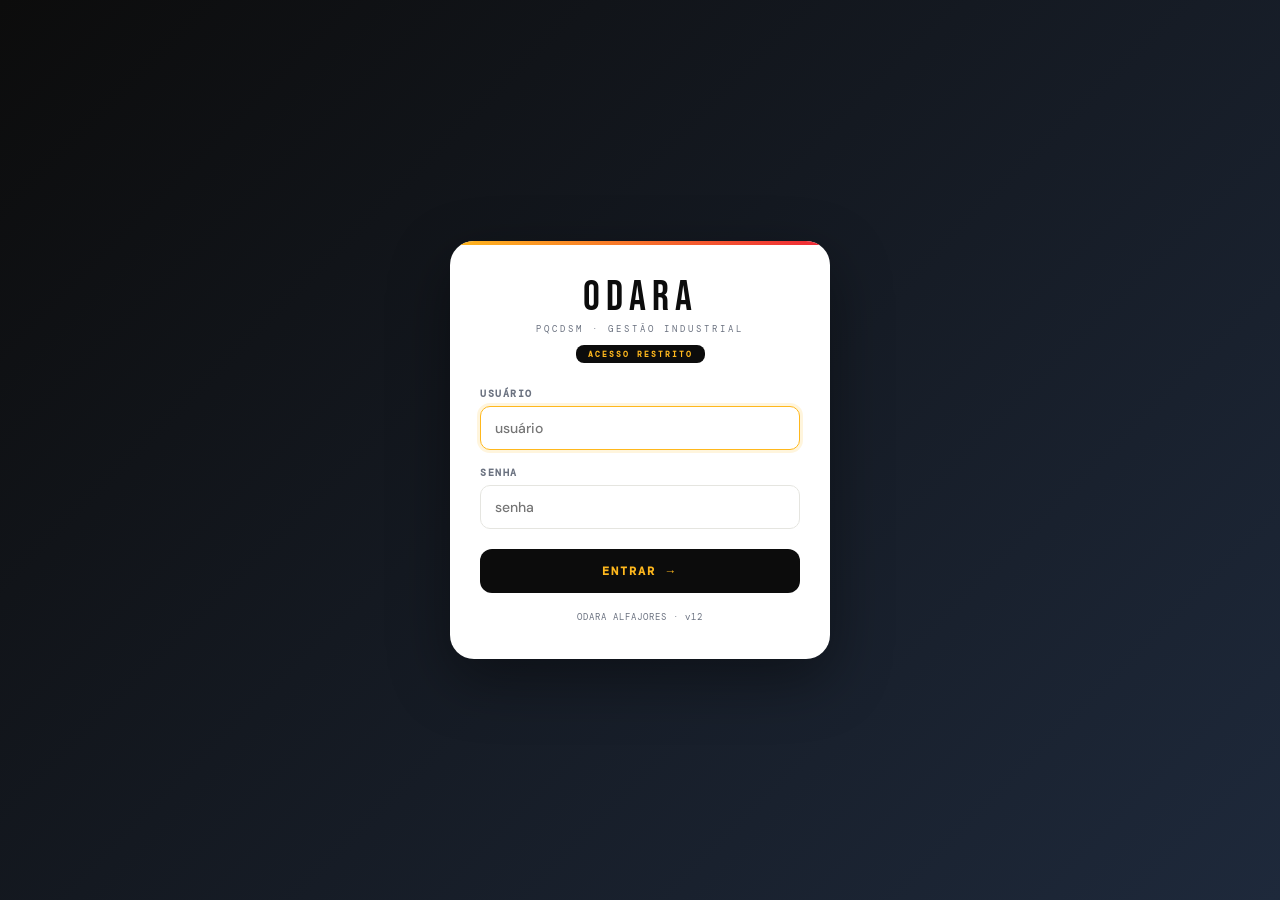
<file: login.html>
<!DOCTYPE html>
<html lang="pt-BR">
<head>
<meta charset="UTF-8"/>
<meta name="viewport" content="width=device-width, initial-scale=1.0"/>
<title>Odara · Login</title>
<link href="https://fonts.googleapis.com/css2?family=Bebas+Neue&family=DM+Mono:wght@400;500;700&family=DM+Sans:wght@400;500;600;700;800&display=swap" rel="stylesheet"/>
<style>
:root{--yellow:#FFB81D;--red:#EE2737;--black:#0C0C0C;--cream:#FFF8EA;--white:#FFFFFF;--ink:#0C0C0C;--muted:#6B7280;--border:#E5E5E0;--lg:#F5F5F0;--green:#15803D}
*{box-sizing:border-box;margin:0;padding:0}
body{font-family:'DM Sans',sans-serif;background:linear-gradient(135deg,#0C0C0C 0%,#1E293B 100%);min-height:100vh;display:flex;align-items:center;justify-content:center;padding:20px;color:var(--ink)}
.login-card{background:var(--white);border-radius:24px;padding:36px 30px;width:100%;max-width:380px;box-shadow:0 20px 60px rgba(0,0,0,.4);position:relative;overflow:hidden}
.login-card::before{content:'';position:absolute;top:0;left:0;right:0;height:4px;background:linear-gradient(90deg,var(--yellow),var(--red))}
.brand{text-align:center;margin-bottom:24px}
.brand-title{font-family:'Bebas Neue';font-size:42px;letter-spacing:6px;line-height:1;color:var(--ink)}
.brand-sub{font-family:'DM Mono';font-size:9px;letter-spacing:3px;color:var(--muted);margin-top:4px;text-transform:uppercase}
.brand-tag{font-family:'DM Mono';font-size:8px;letter-spacing:2px;color:var(--yellow);margin-top:10px;background:var(--ink);display:inline-block;padding:4px 12px;border-radius:8px;font-weight:700}
.fl{display:block;font-size:10px;font-weight:700;color:var(--muted);letter-spacing:1.5px;text-transform:uppercase;font-family:'DM Mono';margin-bottom:6px}
.fi{width:100%;padding:12px 14px;border:1.5px solid var(--border);border-radius:10px;font-family:'DM Sans';font-size:14px;font-weight:500;background:var(--white);transition:.15s}
.fi:focus{outline:none;border-color:var(--yellow);box-shadow:0 0 0 3px rgba(255,184,29,.15)}
.field{margin-bottom:16px}
.btn-login{width:100%;background:var(--ink);color:var(--yellow);border:none;border-radius:12px;padding:14px;font-family:'DM Mono';font-size:12px;font-weight:700;letter-spacing:2px;cursor:pointer;text-transform:uppercase;transition:.15s;margin-top:4px}
.btn-login:hover{background:var(--red);color:var(--white)}
.btn-login:disabled{opacity:.5;cursor:not-allowed}
.err{background:#FEE2E2;border:1px solid #FCA5A5;border-radius:10px;padding:10px;font-size:11px;color:var(--red);font-weight:600;margin-bottom:14px;display:none}
.foot{text-align:center;margin-top:18px;font-size:9px;color:var(--muted);font-family:'DM Mono';letter-spacing:1px}
</style>
</head>
<body>
<div class="login-card">
  <div class="brand">
    <div class="brand-title">ODARA</div>
    <div class="brand-sub">PQCDSM · GESTÃO INDUSTRIAL</div>
    <div class="brand-tag">ACESSO RESTRITO</div>
  </div>
  <div class="err" id="err"></div>
  <div class="field">
    <label class="fl" for="u">Usuário</label>
    <input id="u" class="fi" type="text" autocomplete="username" placeholder="usuário"/>
  </div>
  <div class="field">
    <label class="fl" for="p">Senha</label>
    <input id="p" class="fi" type="password" autocomplete="current-password" placeholder="senha"/>
  </div>
  <button class="btn-login" id="btn" onclick="doLoginAction()">Entrar →</button>
  <div class="foot">ODARA ALFAJORES · v12</div>
</div>
<script src="shared.js"></script>
<script>
// Já está logado? redireciona
if(localStorage.getItem('odara_auth')){
  try{const o=JSON.parse(localStorage.getItem('odara_auth'));if(o.exp&&Date.now()<o.exp)window.location.href='index.html';}catch(e){}
}

function doLoginAction(){
  const u=document.getElementById('u').value.trim();
  const p=document.getElementById('p').value;
  const err=document.getElementById('err');
  if(!u||!p){err.textContent='⚠️ Preencha usuário e senha';err.style.display='block';return;}
  if(doLogin(u,p)){
    err.style.display='none';
    document.getElementById('btn').textContent='✓ Entrando…';
    document.getElementById('btn').disabled=true;
    setTimeout(()=>window.location.href='index.html',300);
  }else{
    err.textContent='❌ Usuário ou senha incorretos';err.style.display='block';
    document.getElementById('p').value='';document.getElementById('p').focus();
  }
}
// Enter envia
['u','p'].forEach(id=>document.getElementById(id).addEventListener('keypress',e=>{if(e.key==='Enter')doLoginAction();}));
document.getElementById('u').focus();
</script>
</body>
</html>
</file>
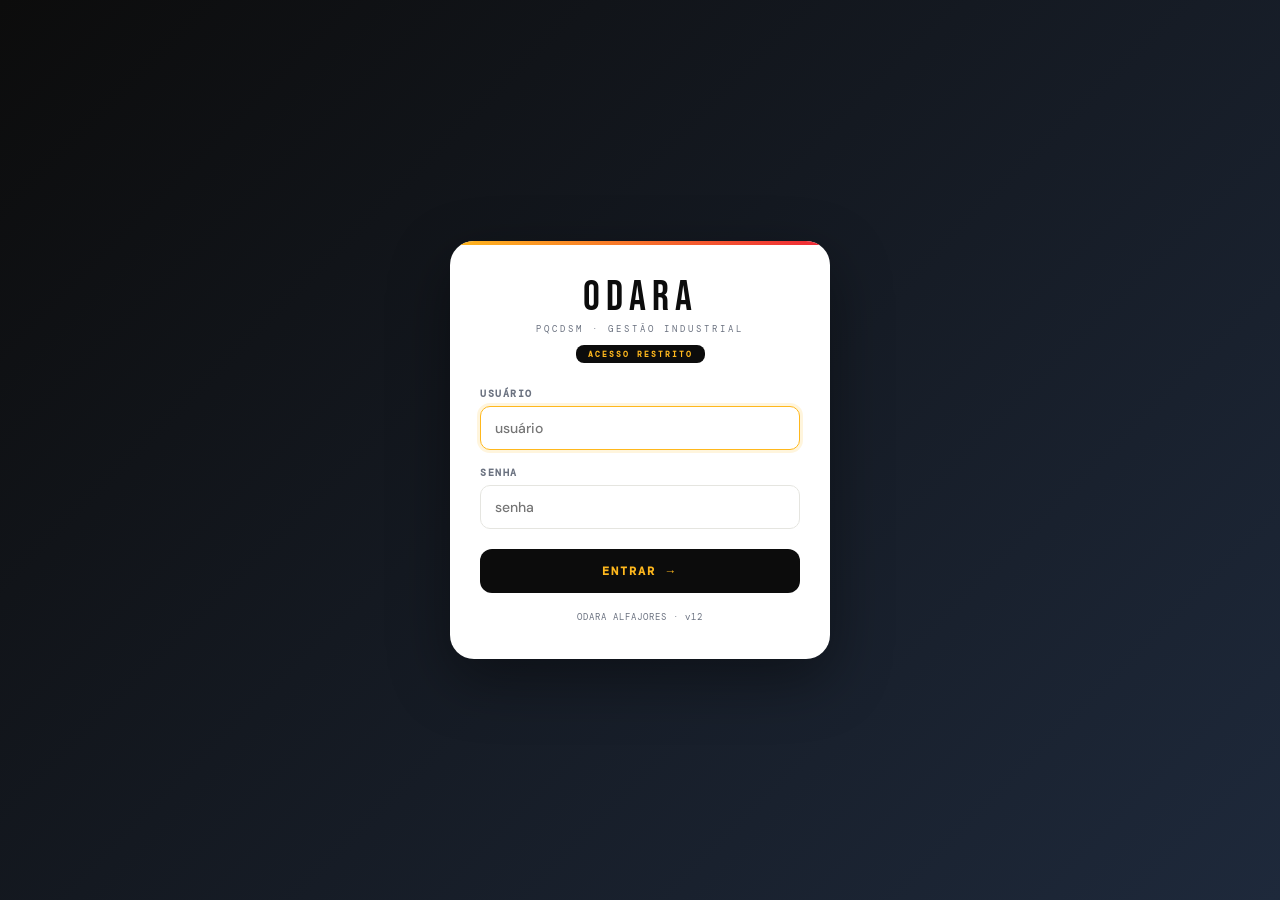
<file: qualidade.html>
<!DOCTYPE html>
<html lang="pt-BR">
<head>
<meta charset="UTF-8"/>
<meta name="viewport" content="width=device-width, initial-scale=1.0"/>
<title>Odara · Diário da Qualidade</title>
<link href="https://fonts.googleapis.com/css2?family=Bebas+Neue&family=DM+Mono:wght@400;500;700&family=DM+Sans:wght@400;500;600;700;800&display=swap" rel="stylesheet"/>
<link rel="stylesheet" href="shared.css"/>
<style>
.q-group{margin-bottom:18px}
.q-group-title{font-size:9px;font-weight:700;color:var(--muted);letter-spacing:1.5px;text-transform:uppercase;font-family:'DM Mono';margin:14px 0 8px;padding-bottom:6px;border-bottom:2px solid var(--yellow)}
.q-item{display:flex;align-items:flex-start;gap:8px;padding:12px;border:1px solid var(--border);border-radius:10px;margin-bottom:8px;flex-wrap:wrap;background:var(--white)}
.q-num{width:24px;height:24px;border-radius:50%;background:var(--lg);color:var(--ink);font-weight:800;display:flex;align-items:center;justify-content:center;font-size:11px;font-family:'DM Mono';flex-shrink:0}
.q-txt{flex:1;font-size:12px;min-width:200px;line-height:1.4}
.q-status{display:flex;gap:3px}
.q-btn{width:32px;height:32px;border:1.5px solid var(--border);border-radius:6px;background:var(--white);cursor:pointer;font-size:13px;font-weight:700;color:var(--muted);transition:.15s}
.q-btn.c{background:#DCFCE7;border-color:#86EFAC;color:var(--green)}
.q-btn.dl{background:#FEF9C3;border-color:#FCD34D;color:#92400E}
.q-btn.dg{background:#FEE2E2;border-color:#FCA5A5;color:var(--red)}
.q-btn.na{background:var(--lg);border-color:var(--border);color:var(--muted)}
.q-comment{flex:1 0 100%;margin-top:6px}
.step-hdr{display:flex;align-items:center;gap:8px;margin-bottom:10px}
.step-num{width:24px;height:24px;border-radius:50%;background:var(--yellow);color:var(--black);font-weight:800;display:flex;align-items:center;justify-content:center;font-size:12px;font-family:'DM Mono';flex-shrink:0}
.tipo-tab{display:inline-flex;gap:4px;background:var(--lg);border-radius:8px;padding:3px;width:100%}
.tipo-btn{flex:1;padding:9px;border:none;border-radius:6px;font-size:11px;font-family:'DM Mono';font-weight:600;cursor:pointer;background:transparent;color:var(--muted);transition:.2s}
.tipo-btn.active{background:var(--white);color:var(--ink);box-shadow:0 1px 3px rgba(0,0,0,.1)}
.summary-bar{display:flex;gap:8px;flex-wrap:wrap;margin-bottom:10px}
.summary-pill{font-size:10px;font-family:'DM Mono';padding:4px 10px;border-radius:12px;font-weight:600}
.summary-pill.ok{background:#DCFCE7;color:var(--green)}
.summary-pill.warn{background:#FEF9C3;color:#92400E}
.summary-pill.err{background:#FEE2E2;color:var(--red)}
.summary-pill.na{background:var(--lg);color:var(--muted)}
.hist-card{background:var(--white);border:1px solid var(--border);border-radius:10px;padding:12px;margin-bottom:8px;font-size:11px}
.hist-hdr{display:flex;justify-content:space-between;align-items:center;margin-bottom:6px;font-family:'DM Mono'}
.hist-info{display:flex;gap:8px;flex-wrap:wrap}
.hist-tag{font-size:9px;padding:2px 8px;border-radius:8px;background:var(--lg);color:var(--muted)}
.status-card{padding:14px;border-radius:12px;margin-bottom:10px;border:2px solid;cursor:pointer;text-align:center;font-family:'DM Mono';font-weight:700;font-size:11px;text-transform:uppercase;letter-spacing:1.5px;transition:.15s}
.status-card:hover{transform:translateY(-2px)}
.status-options{display:grid;grid-template-columns:1fr 1fr 1fr;gap:8px}
.status-card.ok{background:#DCFCE7;border-color:#86EFAC;color:var(--green)}
.status-card.atencao{background:#FEF9C3;border-color:#FCD34D;color:#92400E}
.status-card.critico{background:#FEE2E2;border-color:#FCA5A5;color:var(--red)}
.status-card:not(.active){opacity:.45}
.status-card.active{opacity:1;box-shadow:0 4px 12px rgba(0,0,0,.1)}
@media(max-width:600px){.status-options{grid-template-columns:1fr}}
</style>
</head>
<body>
<div class="hdr"><div class="logo"><div class="logo-bar"></div><div><span class="logo-title">ODARA</span><span class="logo-tag">DIÁRIO DA QUALIDADE</span></div></div></div>
<div class="nav-bar" id="main-nav"></div>

<div class="content">
  <div id="form-saved" style="display:none;background:#DCFCE7;border:1px solid #86EFAC;border-radius:10px;padding:12px;margin-bottom:12px;font-size:12px;color:var(--green);font-weight:700;text-align:center">✅ Diário salvo!</div>
  <div id="form-err" style="display:none;background:#FEE2E2;border:1px solid #FCA5A5;border-radius:10px;padding:12px;margin-bottom:12px;font-size:12px;color:var(--red);font-weight:700"></div>

  <div class="form-section">
    <div class="step-hdr"><div class="step-num">1</div><span class="fsec-title">DATA, LINHA, TURNO E MONITORA</span></div>
    <div class="fg">
      <div><label class="fl">Data</label><input id="f-data" class="fi" type="date"/></div>
      <div><label class="fl">Linha</label>
        <div class="tipo-tab" style="margin-top:3px">
          <button class="tipo-btn" id="btn-l-L1" onclick="setLinha('L1')">Linha 1</button>
          <button class="tipo-btn" id="btn-l-L2" onclick="setLinha('L2')">Linha 2</button>
          <button class="tipo-btn" id="btn-l-L3" onclick="setLinha('L3')">Linha 3</button>
        </div>
      </div>
      <div><label class="fl">Turno</label>
        <div class="tipo-tab" style="margin-top:3px">
          <button class="tipo-btn active" id="btn-t-T1" onclick="setTurno('T1')">T1</button>
          <button class="tipo-btn" id="btn-t-T2" onclick="setTurno('T2')">T2</button>
          <button class="tipo-btn" id="btn-t-T3" onclick="setTurno('T3')">T3</button>
        </div>
      </div>
      <div><label class="fl">Monitora de Qualidade</label><input id="f-monitor" class="fi" type="text" placeholder="Nome"/></div>
    </div>
  </div>

  <div class="form-section">
    <div class="step-hdr"><div class="step-num">2</div><span class="fsec-title">CHECKLIST DA QUALIDADE</span></div>
    <p style="font-size:10px;color:var(--muted);font-family:'DM Mono';margin-bottom:10px">C = Conforme · DL = Desvio leve · DG = Desvio grave · NA = Não aplicável. Use o campo de comentário para detalhes em qualquer item.</p>
    <div class="summary-bar" id="sbar"></div>
    <div id="q-list"></div>
  </div>

  <div class="form-section">
    <div class="step-hdr"><div class="step-num">3</div><span class="fsec-title">COMENTÁRIO GERAL DO TURNO</span></div>
    <p style="font-size:10px;color:var(--muted);font-family:'DM Mono';margin-bottom:10px">Como foi o andamento do turno do ponto de vista da qualidade? Pontos positivos, oportunidades de melhoria, observações relevantes.</p>
    <textarea id="f-com-geral" class="fi" placeholder="Descreva como foi o turno..." rows="4"></textarea>
  </div>

  <div class="form-section">
    <div class="step-hdr"><div class="step-num">4</div><span class="fsec-title">NÃO CONFORMIDADES NO PRODUTO</span></div>
    <p style="font-size:10px;color:var(--muted);font-family:'DM Mono';margin-bottom:10px">Houve não conformidades observadas no produto durante o turno? Descreva tipo, quantidade, lote afetado e ação tomada.</p>
    <textarea id="f-ncs-prod" class="fi" placeholder="Ex: 12 alfajores com mancha de chocolate no lote da manhã, separados para retrabalho..." rows="4"></textarea>
  </div>

  <div class="form-section">
    <div class="step-hdr"><div class="step-num">5</div><span class="fsec-title">STATUS GERAL DO DIA</span></div>
    <p style="font-size:10px;color:var(--muted);font-family:'DM Mono';margin-bottom:10px">Avaliação resumida do turno do ponto de vista da qualidade.</p>
    <div class="status-options">
      <div class="status-card ok" id="st-ok" onclick="setStatus('ok')">✓ Bom andamento</div>
      <div class="status-card atencao" id="st-atencao" onclick="setStatus('atencao')">! Requer atenção</div>
      <div class="status-card critico" id="st-critico" onclick="setStatus('critico')">✕ Crítico</div>
    </div>
  </div>

  <button class="save-btn" id="save-btn" onclick="saveEntry()">💾 Salvar Diário</button>

  <div class="form-section" style="margin-top:20px">
    <div class="step-hdr"><div class="step-num">📜</div><span class="fsec-title">ÚLTIMOS LANÇAMENTOS</span></div>
    <div id="hist-list">Carregando…</div>
  </div>
</div>

<div class="footer"><span>ODARA · PQCDSM v12 · Qualidade</span><span></span></div>
<div class="toast" id="toast"></div>

<script src="shared.js"></script>
<script>
if(!checkAuth())throw new Error('not auth');

let fLinha=null,fTurno='T1',fStatus='';
let respostas={},comentarios={};

function setLinha(l){fLinha=l;['L1','L2','L3'].forEach(x=>document.getElementById('btn-l-'+x).classList.toggle('active',x===l));}
function setTurno(t){fTurno=t;['T1','T2','T3'].forEach(x=>document.getElementById('btn-t-'+x).classList.toggle('active',x===t));}
function setStatus(s){fStatus=s;['ok','atencao','critico'].forEach(x=>document.getElementById('st-'+x).classList.toggle('active',x===s));}

function renderQuestions(){
  let h='',lastGroup='';
  QUALIDADE_QUESTOES.forEach((q,i)=>{
    if(q.grupo!==lastGroup){
      if(lastGroup)h+='</div>';
      h+='<div class="q-group"><div class="q-group-title">'+q.grupo+'</div>';
      lastGroup=q.grupo;
    }
    const v=respostas[i]||'',com=comentarios[i]||'';
    h+='<div class="q-item"><div class="q-num">'+(i+1)+'</div><span class="q-txt">'+q.q+'</span>';
    h+='<div class="q-status">'+['c','dl','dg','na'].map(s=>'<button class="q-btn '+(v===s?s:'')+'" onclick="setResp('+i+',\''+s+'\')">'+(s==='c'?'✓':s==='dl'?'!':s==='dg'?'✕':'—')+'</button>').join('')+'</div>';
    h+='<div class="q-comment"><input class="fi" style="font-size:11px;padding:6px 10px" type="text" placeholder="Comentário (opcional)..." value="'+com.replace(/"/g,'&quot;')+'" onchange="comentarios['+i+']=this.value"/></div>';
    h+='</div>';
  });
  if(lastGroup)h+='</div>';
  document.getElementById('q-list').innerHTML=h;
  renderSummary();
}

function setResp(i,s){respostas[i]=respostas[i]===s?'':s;renderQuestions();}

function renderSummary(){
  let c=0,dl=0,dg=0,na=0,tot=QUALIDADE_QUESTOES.length;
  Object.values(respostas).forEach(v=>{if(v==='c')c++;else if(v==='dl')dl++;else if(v==='dg')dg++;else if(v==='na')na++;});
  const pendentes=tot-(c+dl+dg+na);
  let h='';
  h+='<span class="summary-pill ok">✓ '+c+' conforme</span>';
  if(dl>0)h+='<span class="summary-pill warn">! '+dl+' desvio leve</span>';
  if(dg>0)h+='<span class="summary-pill err">✕ '+dg+' desvio grave</span>';
  if(na>0)h+='<span class="summary-pill na">— '+na+' N/A</span>';
  if(pendentes>0)h+='<span class="summary-pill na">○ '+pendentes+' pendente</span>';
  document.getElementById('sbar').innerHTML=h;
}

async function saveEntry(){
  const monitor=document.getElementById('f-monitor').value.trim();
  if(!monitor){showToast('⚠️ Informe a monitora','err');return;}
  if(!fLinha){showToast('⚠️ Selecione a linha','err');return;}
  if(!fStatus){showToast('⚠️ Defina o status do dia','err');return;}

  const btn=document.getElementById('save-btn');btn.disabled=true;btn.textContent='⏳ Salvando…';
  const payload={
    data:document.getElementById('f-data').value,
    linha:fLinha,turno:fTurno,monitor,
    respostas,comentarios,
    comentario_geral:document.getElementById('f-com-geral').value||'',
    ncs_produto:document.getElementById('f-ncs-prod').value||'',
    status_dia:fStatus
  };
  try{
    await sbInsert('qualidade_diario',payload);
    showToast('✅ Salvo!','ok');clearForm();loadHistory();
  }catch(e){
    document.getElementById('form-err').style.display='block';
    document.getElementById('form-err').textContent='❌ '+e.message;
  }
  btn.disabled=false;btn.textContent='💾 Salvar Diário';
}

function clearForm(){
  document.getElementById('f-monitor').value='';
  document.getElementById('f-com-geral').value='';
  document.getElementById('f-ncs-prod').value='';
  respostas={};comentarios={};fStatus='';
  ['ok','atencao','critico'].forEach(x=>document.getElementById('st-'+x).classList.remove('active'));
  renderQuestions();
  document.getElementById('form-saved').style.display='block';
  setTimeout(()=>document.getElementById('form-saved').style.display='none',3000);
  window.scrollTo({top:0,behavior:'smooth'});
}

async function loadHistory(){
  try{
    const rows=await sbQuery('qualidade_diario','select=*&order=data.desc,created_at.desc&limit=15');
    if(!rows.length){document.getElementById('hist-list').innerHTML='<p style="font-size:11px;color:var(--muted);font-family:\'DM Mono\';font-style:italic">Nenhum lançamento ainda.</p>';return;}
    let h='';
    rows.forEach(r=>{
      const resps=r.respostas||{};
      let c=0,dl=0,dg=0;
      Object.values(resps).forEach(v=>{if(v==='c')c++;else if(v==='dl')dl++;else if(v==='dg')dg++;});
      const stCol=r.status_dia==='ok'?'#DCFCE7;color:var(--green)':r.status_dia==='atencao'?'#FEF9C3;color:#92400E':r.status_dia==='critico'?'#FEE2E2;color:var(--red)':'var(--lg);color:var(--muted)';
      const stLbl=r.status_dia==='ok'?'✓ BOM':r.status_dia==='atencao'?'! ATENÇÃO':r.status_dia==='critico'?'✕ CRÍTICO':'—';
      h+='<div class="hist-card"><div class="hist-hdr">';
      h+='<div class="hist-info"><strong>'+new Date(r.data+'T12:00').toLocaleDateString('pt-BR')+'</strong>';
      h+='<span class="hist-tag">'+r.linha+'</span><span class="hist-tag">'+r.turno+'</span>';
      h+='<span class="hist-tag">'+r.monitor+'</span></div>';
      h+='<span class="hist-tag" style="background:'+stCol+';font-weight:700">'+stLbl+'</span></div>';
      h+='<div style="font-size:10px;font-family:\'DM Mono\';color:var(--muted);margin-bottom:4px">';
      h+='✓ '+c+' · ! '+dl+' · ✕ '+dg+' desvios';
      h+='</div>';
      if(r.comentario_geral)h+='<div style="margin-top:4px;color:var(--muted);font-style:italic;font-size:10px"><strong>Geral:</strong> '+(r.comentario_geral.length>140?r.comentario_geral.slice(0,140)+'…':r.comentario_geral)+'</div>';
      if(r.ncs_produto)h+='<div style="margin-top:4px;color:var(--red);font-style:italic;font-size:10px"><strong>NCs:</strong> '+(r.ncs_produto.length>140?r.ncs_produto.slice(0,140)+'…':r.ncs_produto)+'</div>';
      h+='</div>';
    });
    document.getElementById('hist-list').innerHTML=h;
  }catch(e){document.getElementById('hist-list').innerHTML='<p style="color:var(--red);font-size:11px">Erro ao carregar histórico</p>';}
}

document.getElementById('f-data').value=today();
renderQuestions();renderNav('qualidade');loadHistory();
</script>
</body>
</html>
</file>
<file: shared.css>
*{box-sizing:border-box;margin:0;padding:0}
:root{
  --black:#0C0C0C;--yellow:#FFB81D;--red:#EE2737;--cream:#FFF8EA;--ink:#1E1E1E;
  --muted:#6B7280;--border:#E5E5E0;--white:#fff;--green:#15803D;--orange:#C2410C;
  --blue:#2563EB;--purple:#7C3AED;--teal:#059669;--lg:#F5F5F0;--indigo:#4F46E5;
  --grad1:linear-gradient(135deg,#0C0C0C 0%,#1E293B 100%);
  --grad2:linear-gradient(135deg,#FFB81D 0%,#F59E0B 100%);
}
body{font-family:'DM Sans',sans-serif;background:var(--cream);min-height:100vh;color:var(--ink)}
input[type=number]::-webkit-inner-spin-button{-webkit-appearance:none}
::-webkit-scrollbar{width:4px}::-webkit-scrollbar-thumb{background:#ccc;border-radius:2px}
a{color:inherit;text-decoration:none}

/* Header */
.hdr{background:var(--black);padding:14px 20px;display:flex;justify-content:space-between;align-items:center;position:sticky;top:0;z-index:200}
.logo{display:flex;align-items:center;gap:10px}
.logo-bar{width:5px;height:32px;border-radius:3px;background:var(--yellow)}
.logo-title{font-family:'Bebas Neue';font-size:22px;color:var(--yellow);letter-spacing:4px}
.logo-tag{color:#4B5563;font-size:8px;letter-spacing:2px;font-family:'DM Mono';display:block;margin-top:1px}
.src-badge{font-size:9px;font-family:'DM Mono';padding:2px 8px;border-radius:10px;margin-left:8px}
.src-live{background:#DCFCE7;color:var(--green)}.src-off{background:#FEF9C3;color:#92400E}.src-err{background:#FEE2E2;color:var(--red)}
.hdr-right{text-align:right}
.hdr-date{color:var(--yellow);font-family:'DM Mono';font-size:10px;display:block}
.hdr-cnt{color:#4B5563;font-family:'DM Mono';font-size:9px;display:block}

/* Nav */
.nav-bar{background:var(--black);display:flex;gap:2px;padding:0 16px 10px;overflow-x:auto;border-bottom:3px solid var(--yellow)}
.nav-link{color:#6B7280;font-size:11px;padding:7px 14px;border-radius:8px 8px 0 0;font-family:'DM Sans';white-space:nowrap;transition:all .2s;font-weight:500;display:inline-block}
.nav-link:hover{color:#9CA3AF}.nav-link.active{background:var(--yellow);color:var(--black);font-weight:700}

/* Content */
.content{padding:18px;max-width:960px;margin:0 auto}
.section-lbl{font-size:9px;font-weight:700;color:var(--muted);letter-spacing:2px;text-transform:uppercase;font-family:'DM Mono';margin-bottom:8px;margin-top:6px;display:flex;align-items:center;gap:8px}
.section-lbl::after{content:'';flex:1;height:1px;background:var(--border)}

/* KPI Cards */
.kpi-grid{display:grid;grid-template-columns:repeat(auto-fill,minmax(140px,1fr));gap:10px;margin-bottom:12px}
.kpi-card{background:var(--white);border:1px solid var(--border);border-radius:16px;padding:16px;cursor:pointer;transition:all .25s;position:relative;overflow:hidden}
.kpi-card:hover{transform:translateY(-3px);box-shadow:0 8px 24px rgba(0,0,0,.1)}
.kpi-card::after{content:'';position:absolute;top:0;right:0;width:60px;height:60px;border-radius:50%;background:currentColor;opacity:.04;transform:translate(20px,-20px)}
.kpi-hdr{display:flex;justify-content:space-between;align-items:center;margin-bottom:8px}
.kpi-lbl{font-size:9px;font-weight:700;color:var(--muted);letter-spacing:1.5px;text-transform:uppercase;font-family:'DM Mono'}
.kpi-bdg{font-size:8px;padding:3px 8px;border-radius:12px;color:white;font-weight:900;font-family:'DM Mono'}
.kpi-val{font-family:'Bebas Neue';font-size:32px;letter-spacing:1px;line-height:1;margin-bottom:3px}
.kpi-sub{font-size:9px;color:var(--muted);line-height:1.3}
.kpi-drill{font-size:9px;color:var(--blue);font-family:'DM Mono';margin-top:6px;opacity:0;transition:.2s}
.kpi-card:hover .kpi-drill{opacity:1}
.kpi-bar{position:absolute;bottom:0;left:0;right:0;height:3px}

/* Daily Insights */
.daily-box{background:var(--grad1);border-radius:16px;padding:20px;color:var(--white);margin-bottom:14px}
.daily-title{font-family:'Bebas Neue';font-size:16px;color:var(--yellow);letter-spacing:2px;margin-bottom:10px}
.daily-item{font-size:11px;line-height:1.8;color:#D1D5DB;border-left:3px solid;padding-left:10px;margin-bottom:8px}
.daily-item.green{border-color:var(--green)}.daily-item.red{border-color:var(--red)}.daily-item.yellow{border-color:var(--yellow)}.daily-item.blue{border-color:var(--blue)}

/* SKU Summary Table */
.sku-summary{background:var(--white);border:1px solid var(--border);border-radius:14px;padding:16px;margin-bottom:14px}
.sku-tbl{width:100%;border-collapse:collapse;margin-top:8px}
.sku-tbl th{font-size:9px;font-weight:700;color:var(--muted);text-transform:uppercase;font-family:'DM Mono';letter-spacing:1px;padding:6px 8px;text-align:left;border-bottom:2px solid var(--border)}
.sku-tbl td{font-size:11px;font-family:'DM Mono';padding:6px 8px;border-bottom:1px solid var(--border)}
.sku-tbl tr:hover{background:var(--lg)}

/* Toggle */
.toggle-row{display:inline-flex;gap:4px;background:var(--lg);border-radius:8px;padding:2px}
.toggle-btn{padding:4px 10px;border:none;border-radius:6px;font-size:10px;font-family:'DM Mono';font-weight:600;cursor:pointer;background:transparent;color:var(--muted);transition:.2s}
.toggle-btn.active{background:var(--white);color:var(--ink);box-shadow:0 1px 3px rgba(0,0,0,.1)}

/* Deviations */
.dev-box{background:var(--white);border:1.5px solid #FCD34D;border-radius:14px;padding:16px;margin-bottom:14px}
.dev-item{display:flex;align-items:center;gap:8px;padding:6px 0;border-bottom:1px solid var(--border);font-size:11px}
.dev-item:last-child{border-bottom:none}
.dev-dot{width:8px;height:8px;border-radius:50%;flex-shrink:0}
.dev-dot.grave{background:var(--red)}.dev-dot.leve{background:var(--orange)}

/* Form */
.form-section{background:var(--white);border:1px solid var(--border);border-radius:14px;padding:18px;margin-bottom:12px}
.fsec-hdr{display:flex;align-items:center;gap:8px;margin-bottom:14px}
.fsec-bar{width:4px;height:20px;border-radius:2px;flex-shrink:0}
.fsec-title{font-weight:800;font-size:12px;font-family:'DM Mono';color:var(--ink)}
.fg{display:grid;grid-template-columns:1fr 1fr;gap:10px}
.fg3{display:grid;grid-template-columns:1fr 1fr 1fr;gap:10px}
.fg4{display:grid;grid-template-columns:repeat(4,1fr);gap:10px}
.fg5{display:grid;grid-template-columns:repeat(5,1fr);gap:8px}
.fgfull{grid-column:1/-1}
.fl{font-size:9px;font-weight:700;color:var(--muted);letter-spacing:1.2px;text-transform:uppercase;font-family:'DM Mono';display:block;margin-bottom:3px}
.fi{width:100%;border:1.5px solid var(--border);border-radius:9px;padding:9px 11px;font-size:13px;font-family:'DM Mono';outline:none;background:var(--cream);transition:border .15s}
.fi:focus{border-color:var(--yellow)}
select.fi{font-family:'DM Sans';font-size:12px}
textarea.fi{resize:vertical;min-height:50px;font-family:'DM Sans';font-size:12px}

/* Event lists */
.evt-list{display:flex;flex-direction:column;gap:6px}
.evt-item{display:flex;gap:8px;align-items:center;background:var(--lg);border-radius:8px;padding:7px 10px}
.evt-cat{font-size:11px;font-family:'DM Mono';flex:1}
.evt-cnt{font-size:11px;font-family:'DM Mono';font-weight:700;color:var(--blue);width:24px;text-align:center}
.evt-del{background:none;border:none;cursor:pointer;color:var(--muted);font-size:14px}
.evt-del:hover{color:var(--red)}
.add-evt-row{display:flex;gap:8px;margin-top:8px}
.add-evt-sel{flex:1;border:1.5px dashed var(--border);border-radius:9px;padding:8px 10px;font-size:12px;font-family:'DM Sans';outline:none;background:var(--white);cursor:pointer}
.add-evt-btn{background:var(--black);color:var(--yellow);border:none;border-radius:9px;padding:8px 14px;font-size:11px;font-weight:700;cursor:pointer;font-family:'DM Mono';white-space:nowrap}

/* Pill */
.pill{padding:5px 12px;border-radius:20px;border:1.5px solid var(--border);font-size:11px;cursor:pointer;font-family:'DM Mono';font-weight:600;transition:all .15s;background:var(--white)}
.pill.active{background:var(--black);color:var(--yellow);border-color:var(--black)}

/* Ponto tabs */
.ponto-tab{display:inline-flex;gap:2px;background:var(--lg);border-radius:10px;padding:3px;margin-bottom:12px}
.ponto-btn{padding:6px 14px;border:none;border-radius:8px;font-size:11px;font-family:'DM Mono';font-weight:600;cursor:pointer;background:transparent;color:var(--muted);transition:.2s}
.ponto-btn.active{background:var(--white);color:var(--ink);box-shadow:0 1px 4px rgba(0,0,0,.1)}

/* Standards */
.pad-item{display:flex;align-items:flex-start;gap:10px;padding:8px 0;border-bottom:1px solid var(--border)}
.pad-item:last-child{border-bottom:none}
.pad-txt{font-size:11px;flex:1;line-height:1.4}
.pad-crit{font-size:8px;font-family:'DM Mono';padding:2px 6px;border-radius:8px;font-weight:700;flex-shrink:0}
.pad-crit.alta{background:#FEE2E2;color:var(--red)}.pad-crit.media{background:#FEF9C3;color:#92400E}
.pad-status{display:flex;gap:3px;flex-shrink:0}
.pad-btn{width:28px;height:24px;border:1.5px solid var(--border);border-radius:6px;font-size:9px;cursor:pointer;background:var(--white);transition:.2s;display:flex;align-items:center;justify-content:center}
.pad-btn.c{background:#DCFCE7;border-color:#86EFAC;color:var(--green)}.pad-btn.dl{background:#FEF9C3;border-color:#FCD34D;color:#92400E}.pad-btn.dg{background:#FEE2E2;border-color:#FCA5A5;color:var(--red)}.pad-btn.na{background:var(--lg);border-color:var(--border);color:var(--muted)}

/* Charts */
.chart-grid{display:grid;grid-template-columns:1fr 1fr;gap:10px;margin-bottom:10px}
.chart-card{background:var(--white);border:1px solid var(--border);border-radius:14px;padding:14px}
.chart-title{font-weight:700;font-size:11px;font-family:'DM Mono';color:var(--ink);margin-bottom:10px}
canvas{max-height:160px}

/* Save */
.save-btn{width:100%;background:var(--grad2);border:none;border-radius:14px;padding:16px;font-weight:800;font-size:14px;cursor:pointer;color:var(--black);font-family:'DM Sans';letter-spacing:.3px;transition:all .2s;margin-bottom:28px}
.save-btn:hover{filter:brightness(1.05);transform:translateY(-1px);box-shadow:0 4px 16px rgba(255,184,29,.3)}
.save-btn:disabled{background:var(--lg);color:var(--muted);cursor:not-allowed;transform:none;box-shadow:none}

/* History */
.hcard{background:var(--white);border:1px solid var(--border);border-radius:14px;padding:14px;margin-bottom:10px;transition:.15s}
.hcard:hover{background:var(--lg)}.hcard.deleted{opacity:.5;border-style:dashed}
.mini-g{display:grid;grid-template-columns:repeat(4,1fr);gap:6px;margin-top:10px}
.mc{background:var(--lg);border-radius:7px;padding:6px;text-align:center}
.ml{font-size:9px;color:var(--muted);font-family:'DM Mono';letter-spacing:1px;text-transform:uppercase}
.mv{font-weight:700;font-size:12px;color:var(--ink);margin-top:1px;font-family:'DM Mono'}
.hist-actions{display:flex;gap:6px;margin-top:8px}
.hist-btn{padding:4px 10px;border-radius:6px;border:1px solid var(--border);font-size:10px;font-family:'DM Mono';cursor:pointer;background:var(--white);transition:.2s}
.hist-btn:hover{background:var(--lg)}.hist-btn.del{color:var(--red);border-color:var(--red)}.hist-btn.del:hover{background:#FEE2E2}

/* Weight module */
.sg-table{width:100%;border-collapse:collapse;margin-top:10px}
.sg-table th{font-size:9px;font-weight:700;color:var(--muted);text-transform:uppercase;font-family:'DM Mono';letter-spacing:1px;padding:6px 4px;text-align:center;border-bottom:2px solid var(--border)}
.sg-table td{font-size:12px;font-family:'DM Mono';padding:5px 4px;text-align:center;border-bottom:1px solid var(--border)}
.sg-table tr:hover{background:var(--lg)}
.sg-del{background:none;border:none;cursor:pointer;color:var(--muted);font-size:13px;padding:2px 6px;border-radius:4px}
.sg-del:hover{background:#FEE2E2;color:var(--red)}
.live-stats{display:grid;grid-template-columns:repeat(auto-fill,minmax(100px,1fr));gap:8px;margin-top:12px}
.ls-card{background:var(--white);border:1.5px solid var(--border);border-radius:10px;padding:10px;text-align:center}
.ls-val{font-family:'Bebas Neue';font-size:22px;line-height:1}
.ls-lbl{font-size:8px;color:var(--muted);font-family:'DM Mono';letter-spacing:1px;text-transform:uppercase;margin-top:2px}

/* Analysis */
.an-summary{display:grid;grid-template-columns:repeat(auto-fill,minmax(150px,1fr));gap:10px;margin-bottom:14px}
.an-card{background:var(--white);border:1.5px solid var(--border);border-radius:14px;padding:16px;position:relative;overflow:hidden}
.an-card::before{content:'';position:absolute;top:0;left:0;right:0;height:3px}
.an-card.green::before{background:var(--green)}.an-card.red::before{background:var(--red)}.an-card.orange::before{background:var(--orange)}.an-card.blue::before{background:var(--blue)}.an-card.purple::before{background:var(--purple)}.an-card.yellow::before{background:var(--yellow)}.an-card.teal::before{background:var(--teal)}
.an-val{font-family:'Bebas Neue';font-size:28px;letter-spacing:1px;line-height:1;margin-bottom:4px}
.an-lbl{font-size:9px;font-weight:700;color:var(--muted);letter-spacing:1.5px;text-transform:uppercase;font-family:'DM Mono'}
.an-sub{font-size:10px;color:var(--muted);margin-top:4px}
.verdict-box{border-radius:14px;padding:18px;margin-bottom:14px;border:2px solid}
.verdict-box.approved{background:#F0FDF4;border-color:#86EFAC}.verdict-box.rejected{background:#FEF2F2;border-color:#FCA5A5}.verdict-box.pending{background:#FFFBEB;border-color:#FCD34D}
.verdict-title{font-family:'Bebas Neue';font-size:22px;letter-spacing:2px;margin-bottom:6px}
.verdict-detail{font-size:11px;line-height:1.7;font-family:'DM Mono'}
.insight-box{background:var(--grad1);border-radius:14px;padding:20px;color:var(--white);margin-bottom:14px}
.insight-title{font-family:'Bebas Neue';font-size:16px;color:var(--yellow);letter-spacing:2px;margin-bottom:10px}
.insight-item{font-size:11px;line-height:1.8;color:#D1D5DB;border-left:3px solid var(--yellow);padding-left:10px;margin-bottom:8px}
.fin-grid{display:grid;grid-template-columns:1fr 1fr;gap:10px;margin-bottom:14px}
.fin-card{background:var(--white);border:1.5px solid var(--border);border-radius:14px;padding:16px}
.fin-title{font-size:9px;font-weight:700;color:var(--muted);letter-spacing:1.5px;text-transform:uppercase;font-family:'DM Mono';margin-bottom:8px}
.fin-val{font-family:'Bebas Neue';font-size:24px;line-height:1}
.fin-sub{font-size:10px;color:var(--muted);margin-top:4px;font-family:'DM Mono'}
.an-chart{background:var(--white);border:1px solid var(--border);border-radius:14px;padding:16px;margin-bottom:14px}
.an-chart canvas{max-height:220px}
.an-chart-title{font-weight:700;font-size:12px;font-family:'DM Mono';color:var(--ink);margin-bottom:12px}
.wgt-input-block{background:var(--lg);border-radius:10px;padding:12px;margin-bottom:10px}
.wgt-input-title{font-size:10px;font-weight:700;color:var(--muted);letter-spacing:1.2px;text-transform:uppercase;font-family:'DM Mono';margin-bottom:10px}

/* Pareto */
.pareto-row{display:flex;align-items:center;gap:10px;margin-bottom:8px}
.pareto-lbl{font-size:11px;color:var(--ink);width:200px;flex-shrink:0}
.pareto-bar-track{flex:1;height:18px;background:var(--lg);border-radius:4px;overflow:hidden}
.pareto-bar-fill{height:100%;border-radius:4px;transition:width .6s}
.pareto-cnt{font-size:11px;font-family:'DM Mono';font-weight:700;width:32px;text-align:right;flex-shrink:0}

/* Modal */
.modal-overlay{position:fixed;inset:0;background:rgba(0,0,0,.5);z-index:500;display:none;align-items:flex-start;justify-content:center;padding:20px;overflow-y:auto}
.modal-overlay.open{display:flex}
.modal{background:var(--white);border-radius:20px;width:100%;max-width:720px;box-shadow:0 20px 60px rgba(0,0,0,.3);margin:auto}
.modal-hdr{padding:20px 22px 14px;border-bottom:1px solid var(--border);display:flex;justify-content:space-between;align-items:flex-start}
.modal-title{font-weight:800;font-size:16px;color:var(--ink)}
.modal-sub{font-size:11px;color:var(--muted);font-family:'DM Mono';margin-top:2px}
.modal-close{background:var(--lg);border:none;border-radius:50%;width:30px;height:30px;cursor:pointer;font-size:16px;display:flex;align-items:center;justify-content:center;flex-shrink:0}
.modal-tabs{display:flex;gap:4px;padding:12px 22px 0;border-bottom:1px solid var(--border)}
.mtab{padding:8px 16px;border:none;background:transparent;cursor:pointer;font-family:'DM Mono';font-size:11px;font-weight:600;color:var(--muted);border-bottom:2px solid transparent;transition:.2s}
.mtab.active{color:var(--ink);border-color:var(--yellow)}
.modal-body{padding:20px 22px;max-height:70vh;overflow-y:auto}

/* Action items */
.action-card{background:var(--white);border:1px solid var(--border);border-radius:12px;padding:14px;margin-bottom:8px;transition:.15s}
.action-card:hover{box-shadow:0 2px 12px rgba(0,0,0,.06)}
.action-status{font-size:8px;font-family:'DM Mono';padding:2px 8px;border-radius:10px;font-weight:700}
.action-status.aberta{background:#FEF9C3;color:#92400E}.action-status.andamento{background:#DBEAFE;color:var(--blue)}.action-status.concluida{background:#DCFCE7;color:var(--green)}.action-status.atrasada{background:#FEE2E2;color:var(--red)}

/* Toast & Footer */
.toast{position:fixed;bottom:18px;right:18px;color:white;padding:11px 18px;border-radius:10px;font-weight:700;font-family:'DM Sans';font-size:12px;box-shadow:0 4px 20px rgba(0,0,0,.2);z-index:999;transform:translateY(80px);transition:transform .3s cubic-bezier(.34,1.56,.64,1)}
.toast.show{transform:translateY(0)}.toast.ok{background:var(--green)}.toast.err{background:var(--red)}.toast.inf{background:var(--blue)}
.footer{background:var(--black);margin-top:28px;padding:10px 18px;display:flex;justify-content:space-between}
.footer span{color:#374151;font-size:9px;font-family:'DM Mono';letter-spacing:1px}
.empty{text-align:center;padding:40px;background:var(--white);border:1px solid var(--border);border-radius:14px}

@media(max-width:600px){.fg,.fg3,.fg4{grid-template-columns:1fr}.fg5{grid-template-columns:repeat(3,1fr)}.kpi-grid{grid-template-columns:repeat(2,1fr)}.mini-g{grid-template-columns:repeat(2,1fr)}.chart-grid,.fin-grid{grid-template-columns:1fr}.an-summary{grid-template-columns:repeat(2,1fr)}}
</file>
